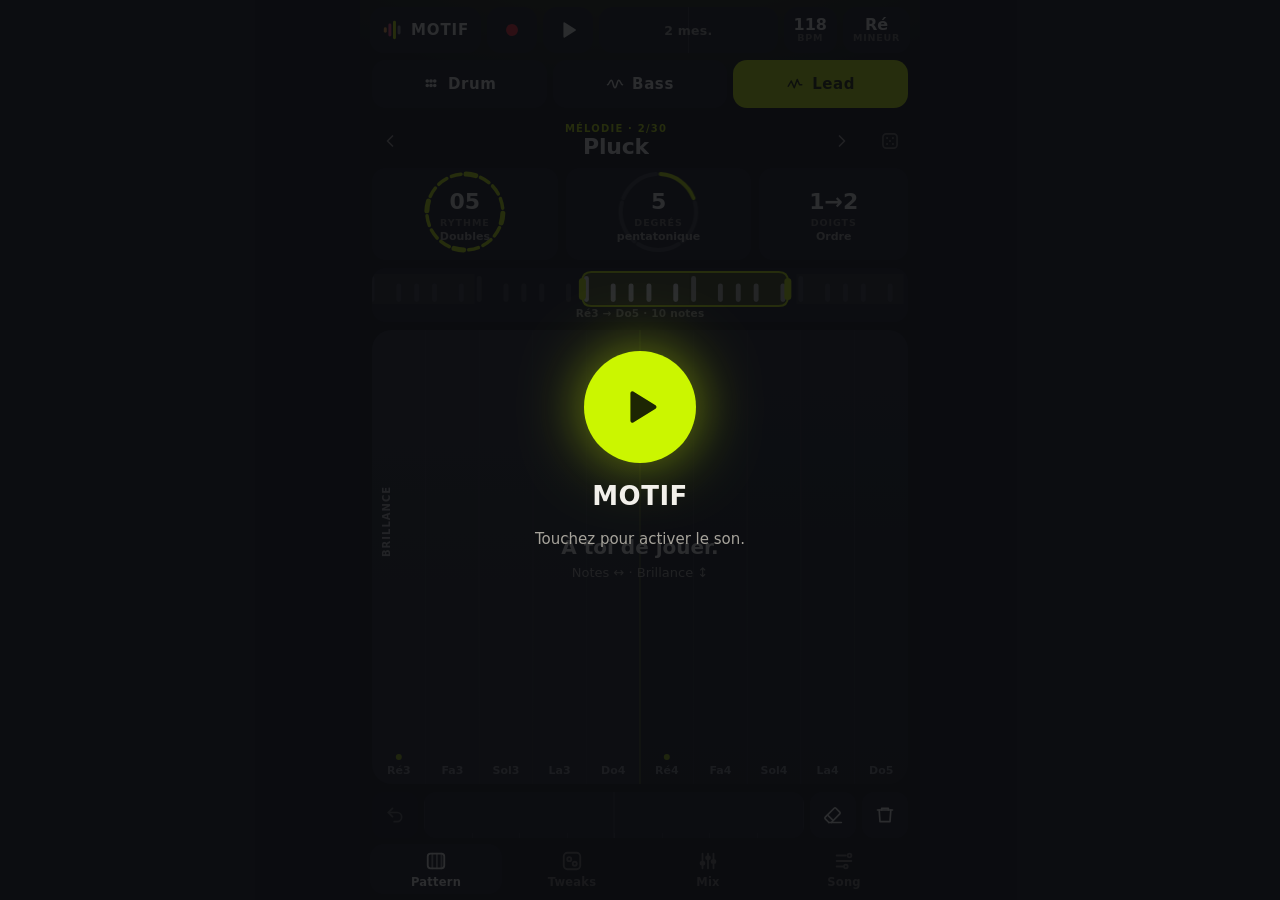
<file: index.html>
<!doctype html>
<html lang="fr" data-theme="dark">
<head>
<meta charset="utf-8">
<meta name="viewport" content="width=device-width, initial-scale=1, viewport-fit=cover, user-scalable=no">
<meta name="apple-mobile-web-app-capable" content="yes">
<meta name="mobile-web-app-capable" content="yes">
<meta name="apple-mobile-web-app-status-bar-style" content="black-translucent">
<meta name="apple-mobile-web-app-title" content="MOTIF">
<meta name="application-name" content="MOTIF">
<meta name="format-detection" content="telephone=no">
<meta name="robots" content="noindex, nofollow, noarchive">
<meta name="color-scheme" content="dark light">
<meta http-equiv="Content-Security-Policy" content="default-src 'self'; script-src 'self' 'sha256-+GtxQN/labUZdgoTxSbZEMVOHn+FY0afbAPL9lHjg1o='; style-src 'self' 'unsafe-inline'; img-src 'self' data: blob:; media-src 'self' blob:; connect-src 'self'; worker-src 'self' blob:; object-src 'none'; base-uri 'none'; form-action 'none'">
<meta name="theme-color" content="#0b0c10" id="themeColor">
<meta name="description" content="MOTIF — créer de la musique au doigt : batterie, basse, mélodie, boucles et exports.">
<title>MOTIF</title>
<link rel="manifest" href="manifest.webmanifest">
<link rel="icon" href="icons/icon.svg" type="image/svg+xml">
<link rel="apple-touch-icon" href="icons/icon-180.png">
<link rel="stylesheet" href="styles.css?v=f663f6bf5f">
<script>
  // Theme before first paint (no flash). Preference kept per device.
  (function () {
    try {
      var t = localStorage.getItem('motif3.theme') || 'dark';
      document.documentElement.dataset.theme = t;
      var st = JSON.parse(localStorage.getItem('motif3.settings') || '{}');
      if (st.glass === undefined ? false : st.glass) document.documentElement.setAttribute('data-glass', '');
      document.getElementById('themeColor').setAttribute('content', t === 'light' ? '#f3efe6' : '#0b0c10');
    } catch (e) {}
  })();
</script>
</head>
<body>
<div id="app" class="app" aria-live="off"></div>
<noscript>MOTIF a besoin de JavaScript.</noscript>
<script type="module" src="app.js?v=f663f6bf5f"></script>
</body>
</html>
</file>
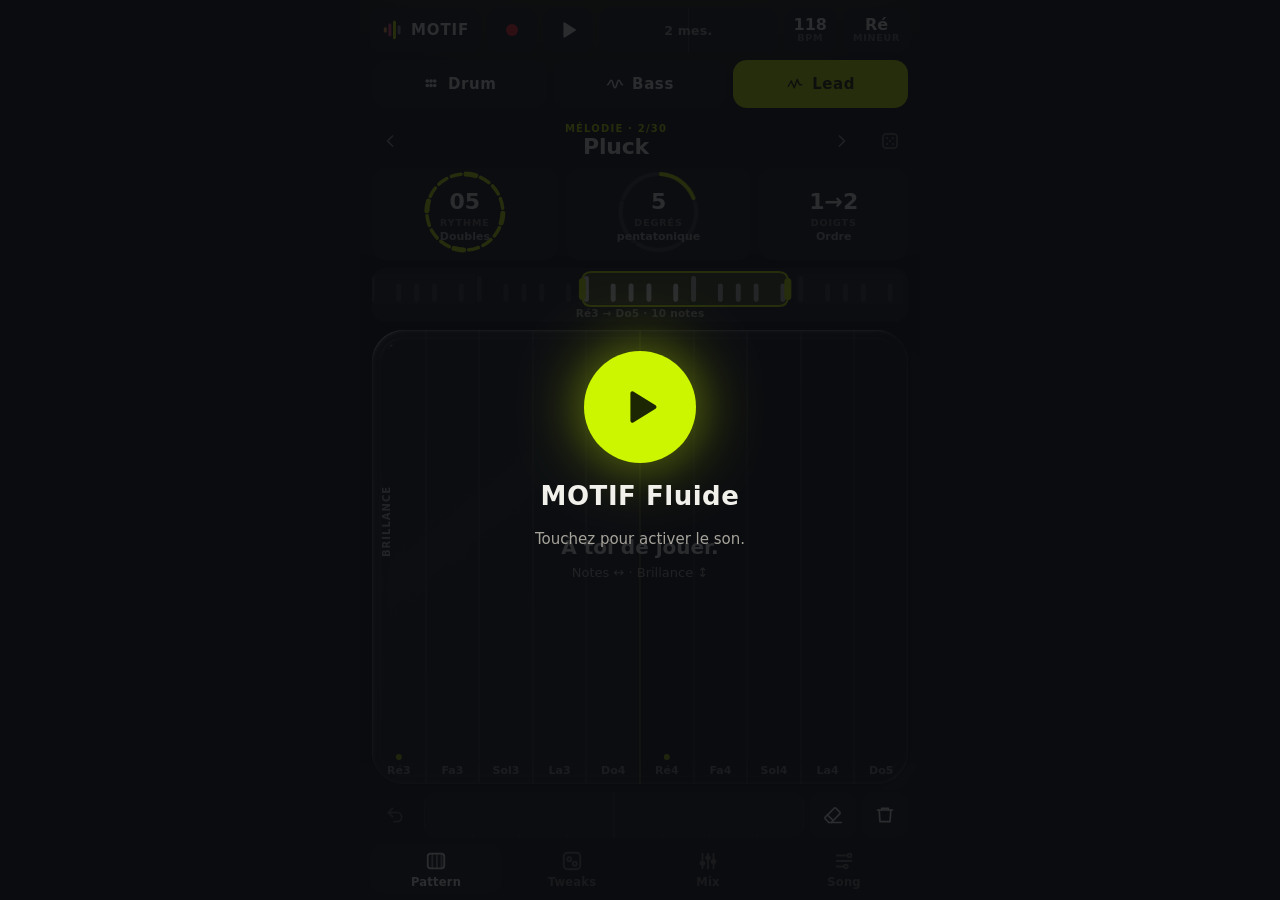
<file: fluide/index.html>
<!doctype html>
<html lang="fr" data-theme="dark">
<head>
<meta charset="utf-8">
<meta name="viewport" content="width=device-width, initial-scale=1, viewport-fit=cover, user-scalable=no">
<meta name="apple-mobile-web-app-capable" content="yes">
<meta name="mobile-web-app-capable" content="yes">
<meta name="apple-mobile-web-app-status-bar-style" content="black-translucent">
<meta name="apple-mobile-web-app-title" content="MOTIF Fluide">
<meta name="application-name" content="MOTIF Fluide">
<meta name="format-detection" content="telephone=no">
<meta name="robots" content="noindex, nofollow, noarchive">
<meta name="color-scheme" content="dark light">
<meta http-equiv="Content-Security-Policy" content="default-src 'self'; script-src 'self' 'sha256-XwDpGUvuyt+N/I58/p7dF71u4+R1X7tCI7MmX1EOx6w='; style-src 'self' 'unsafe-inline'; img-src 'self' data: blob:; media-src 'self' blob:; connect-src 'self'; worker-src 'self' blob:; object-src 'none'; base-uri 'none'; form-action 'none'">
<meta name="theme-color" content="#0b0c10" id="themeColor">
<meta name="description" content="MOTIF — créer de la musique au doigt : batterie, basse, mélodie, boucles et exports.">
<title>MOTIF Fluide</title>
<link rel="manifest" href="manifest.webmanifest">
<link rel="icon" href="icons/icon.svg" type="image/svg+xml">
<link rel="apple-touch-icon" href="icons/icon-180.png">
<link rel="stylesheet" href="styles.css?v=43b08cdbd7">
<script>
  // Theme before first paint (no flash). Preference kept per device.
  (function () {
    try {
      var t = localStorage.getItem('motif3-fluide.theme') || 'dark';
      if (t === 'halloween' && true) document.documentElement.setAttribute('data-halloween', '');
      document.documentElement.dataset.theme = t === 'light' ? 'light' : 'dark';
      var st = JSON.parse(localStorage.getItem('motif3-fluide.settings') || '{}');
      if (st.glass === undefined ? true : st.glass) document.documentElement.setAttribute('data-glass', '');
      document.getElementById('themeColor').setAttribute('content', t === 'light' ? '#f3efe6' : t === 'halloween' ? '#0a0612' : '#0b0c10');
    } catch (e) {}
  })();
</script>
</head>
<body>
<div id="app" class="app" aria-live="off"></div>
<noscript>MOTIF a besoin de JavaScript.</noscript>
<script type="module" src="app.js?v=43b08cdbd7"></script>
</body>
</html>
</file>
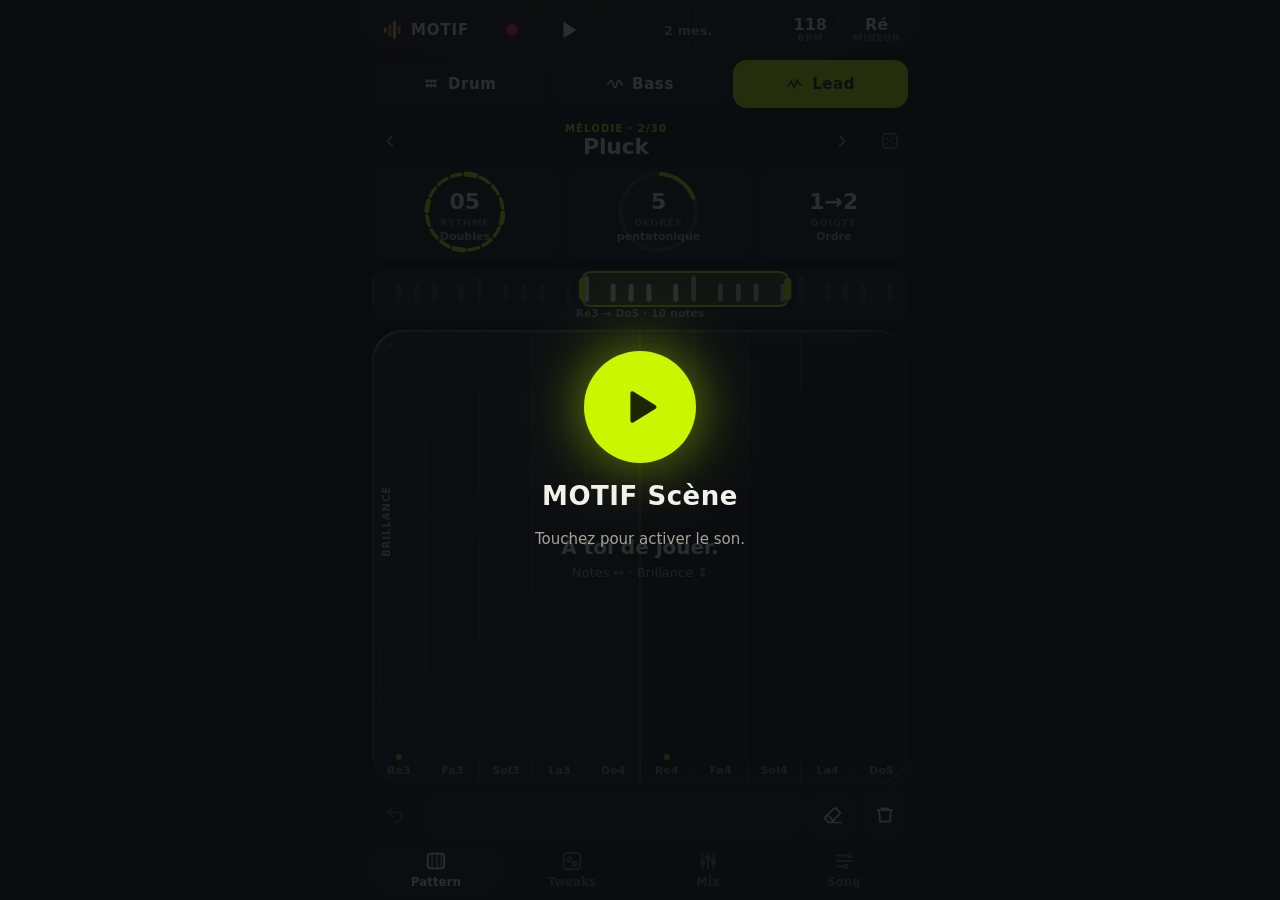
<file: scene/index.html>
<!doctype html>
<html lang="fr" data-theme="dark">
<head>
<meta charset="utf-8">
<meta name="viewport" content="width=device-width, initial-scale=1, viewport-fit=cover, user-scalable=no">
<meta name="apple-mobile-web-app-capable" content="yes">
<meta name="mobile-web-app-capable" content="yes">
<meta name="apple-mobile-web-app-status-bar-style" content="black-translucent">
<meta name="apple-mobile-web-app-title" content="MOTIF Scène">
<meta name="application-name" content="MOTIF Scène">
<meta name="format-detection" content="telephone=no">
<meta name="robots" content="noindex, nofollow, noarchive">
<meta name="color-scheme" content="dark light">
<meta http-equiv="Content-Security-Policy" content="default-src 'self'; script-src 'self' 'sha256-NfTEiMoyC4gzC83RDoRh4h7pnCFNpjcPWWFFAL9JE6k='; style-src 'self' 'unsafe-inline'; img-src 'self' data: blob:; media-src 'self' blob:; connect-src 'self'; worker-src 'self' blob:; object-src 'none'; base-uri 'none'; form-action 'none'">
<meta name="theme-color" content="#0b0c10" id="themeColor">
<meta name="description" content="MOTIF — créer de la musique au doigt : batterie, basse, mélodie, boucles et exports.">
<title>MOTIF Scène</title>
<link rel="manifest" href="manifest.webmanifest">
<link rel="icon" href="icons/icon.svg" type="image/svg+xml">
<link rel="apple-touch-icon" href="icons/icon-180.png">
<link rel="stylesheet" href="styles.css?v=0a5ac1920f">
<script>
  // Theme before first paint (no flash). Preference kept per device.
  (function () {
    try {
      var t = localStorage.getItem('motif3-scene.theme') || 'dark';
      if (t === 'halloween' && true) document.documentElement.setAttribute('data-halloween', '');
      document.documentElement.dataset.theme = t === 'light' ? 'light' : 'dark';
      var st = JSON.parse(localStorage.getItem('motif3-scene.settings') || '{}');
      if (st.glass === undefined ? true : st.glass) document.documentElement.setAttribute('data-glass', '');
      document.getElementById('themeColor').setAttribute('content', t === 'light' ? '#f3efe6' : t === 'halloween' ? '#0a0612' : '#0b0c10');
    } catch (e) {}
  })();
</script>
</head>
<body>
<div id="app" class="app" aria-live="off"></div>
<noscript>MOTIF a besoin de JavaScript.</noscript>
<script type="module" src="app.js?v=0a5ac1920f"></script>
</body>
</html>
</file>
<file: styles.css>
:root{--font: -apple-system, BlinkMacSystemFont, "SF Pro Text", "Inter", system-ui, sans-serif;--r-lg: 20px;--r-md: 14px;--r-sm: 10px;--gap: 8px;--safe-t: env(safe-area-inset-top, 0px);--safe-b: env(safe-area-inset-bottom, 0px);--safe-l: env(safe-area-inset-left, 0px);--safe-r: env(safe-area-inset-right, 0px);--app-h: 100dvh;--accent: var(--lead);--accent-ink: var(--lead-ink)}:root[data-theme=light]{color-scheme:light;--bg: #f3efe6;--bg-2: #ece6d9;--surface: #e6e0d2;--surface-2: #ddd6c6;--surface-3: #d2cab8;--ink: #1d1c1a;--ink-2: #5d5950;--ink-3: #8a8578;--line: rgba(29, 28, 26, .09);--line-2: rgba(29, 28, 26, .16);--drum: #2c9b94;--bass: #df5a4e;--lead: #ec9228;--drum-ink: #08302d;--bass-ink: #3a0c08;--lead-ink: #3b2104;--rec: #e0443a;--ok: #2f8f5b;--glow-a: rgba(255, 255, 255, .55);--glow-b: rgba(255, 255, 255, 0);--pad-hi: rgba(255, 255, 255, .22);--pad-lo: rgba(0, 0, 0, .06);--shadow: 0 8px 30px rgba(60, 45, 20, .16)}:root[data-theme=dark]{color-scheme:dark;--bg: #0b0c10;--bg-2: #0f1015;--surface: #16171d;--surface-2: #1d1f27;--surface-3: #272a34;--ink: #f2f0ea;--ink-2: #a6a39b;--ink-3: #6f6c66;--line: rgba(255, 255, 255, .07);--line-2: rgba(255, 255, 255, .13);--drum: #ffae63;--bass: #ff6886;--lead: #d4f25a;--drum-ink: #2a1503;--bass-ink: #2b0710;--lead-ink: #1d2603;--rec: #ff4d4d;--ok: #63d69a;--glow-a: rgba(255, 255, 255, .5);--glow-b: rgba(255, 255, 255, 0);--pad-hi: rgba(255, 255, 255, .06);--pad-lo: rgba(0, 0, 0, .25);--shadow: 0 10px 40px rgba(0, 0, 0, .55)}@supports (color: color(display-p3 1 1 1)){:root[data-theme=dark]{--drum: color(display-p3 1 .68 .36);--bass: color(display-p3 1 .38 .54);--lead: color(display-p3 .83 .96 .3);--rec: color(display-p3 1 .27 .25)}:root[data-theme=light]{--drum: color(display-p3 .16 .6 .57);--bass: color(display-p3 .87 .33 .28);--lead: color(display-p3 .93 .56 .12)}}*{box-sizing:border-box;-webkit-tap-highlight-color:transparent}html,body{margin:0;height:100%;overflow:hidden;background:var(--bg);color:var(--ink);font-family:var(--font);overscroll-behavior:none}body{position:fixed;inset:0;-webkit-text-size-adjust:100%}*,*:before,*:after{-webkit-user-select:none;user-select:none;-webkit-touch-callout:none}input,textarea,[contenteditable],[contenteditable] *{-webkit-user-select:text;user-select:text;-webkit-touch-callout:default}button{font:inherit;color:inherit;background:none;border:0;padding:0;margin:0;cursor:pointer;touch-action:manipulation}button:focus-visible,[tabindex]:focus-visible{outline:2px solid var(--accent, var(--lead));outline-offset:2px}svg{display:block}.app{position:fixed;inset:0;height:var(--app-h);display:flex;flex-direction:column;padding:var(--safe-t) var(--safe-r) 0 var(--safe-l);background:var(--bg);--accent: var(--lead);--accent-ink: var(--lead-ink);touch-action:none}.app[data-part=drum]{--accent: var(--drum);--accent-ink: var(--drum-ink)}.app[data-part=bass]{--accent: var(--bass);--accent-ink: var(--bass-ink)}.app[data-part=lead]{--accent: var(--lead);--accent-ink: var(--lead-ink)}:root[data-theme=dark] .app:before{content:"";position:absolute;inset:0 0 auto;height:260px;pointer-events:none;background:radial-gradient(120% 100% at 50% -30%,color-mix(in srgb,var(--accent) 22%,transparent),transparent 70%);opacity:.8;transition:background .4s}.app>*{position:relative}.top{display:flex;align-items:center;gap:6px;padding:6px 10px 4px;height:58px;flex:none}.logo{display:flex;align-items:center;justify-content:center;gap:7px;height:46px;padding:0 12px;border-radius:14px;min-width:46px;flex:none;background:var(--surface)}.logo svg{width:22px;height:22px}.logo b{font-size:15px;letter-spacing:.06em;font-weight:800;display:none}@media(min-width:430px){.logo b{display:inline}}.tbtn{width:50px;height:46px;border-radius:14px;display:grid;place-items:center;background:var(--surface);flex:none;transition:transform .08s,background .2s}.tbtn:active{transform:scale(.94)}.tbtn svg{width:22px;height:22px}.tbtn.play[aria-pressed=true]{background:var(--ink);color:var(--bg)}.tbtn.rec svg circle{fill:var(--rec);transition:r .2s}.tbtn.rec[aria-pressed=true]{background:var(--rec)}.tbtn.rec[aria-pressed=true] svg circle{fill:#fff}.tbtn.rec[aria-pressed=true].waiting{animation:recpulse 1.1s ease-in-out infinite}@keyframes recpulse{50%{box-shadow:0 0 0 6px color-mix(in srgb,var(--rec) 30%,transparent)}}.progress{flex:1;min-width:40px;height:46px;border-radius:14px;background:var(--surface);position:relative;overflow:hidden;display:flex;align-items:center;justify-content:center}.progress .fill{position:absolute;inset:0 auto 0 0;width:0;background:color-mix(in srgb,var(--ink) 9%,transparent)}.progress.rec .fill{background:color-mix(in srgb,var(--rec) 26%,transparent)}.progress .bars{position:absolute;inset:0;display:flex}.progress .bars i{flex:1;border-right:1px solid var(--line-2)}.progress .bars i:last-child{border-right:0}.progress .pos{position:relative;font-size:12.5px;font-weight:700;font-variant-numeric:tabular-nums;color:var(--ink-2);letter-spacing:.02em;white-space:nowrap}.chip{height:46px;min-width:52px;padding:0 10px;border-radius:14px;background:var(--surface);display:flex;flex-direction:column;align-items:center;justify-content:center;flex:none;line-height:1.05;touch-action:none}.chip b{font-size:16px;font-weight:750;font-variant-numeric:tabular-nums}.chip small{font-size:9.5px;letter-spacing:.08em;text-transform:uppercase;color:var(--ink-3);font-weight:700}.chip.tempo small{display:flex;align-items:center;gap:3px}.chip.tempo .mi{display:none}.chip.tempo .mi svg{width:10px;height:10px;stroke-width:2.6}.chip.tempo.metro{box-shadow:inset 0 0 0 2px var(--accent)}.chip.tempo.metro .mi{display:block;color:var(--ink)}.chip.tempo.beat{animation:beat .22s ease-out}.chip.tempo.beat.down{animation-name:beatdown}@keyframes beat{0%{background:color-mix(in srgb,var(--accent) 38%,var(--surface))}to{background:var(--surface)}}@keyframes beatdown{0%{background:var(--accent);color:var(--accent-ink)}to{background:var(--surface)}}.parts{display:flex;gap:6px;padding:2px 12px 6px;flex:none}.ptab{flex:1;height:48px;border-radius:14px;background:var(--surface);display:flex;align-items:center;justify-content:center;gap:8px;font-weight:750;font-size:15px;letter-spacing:.04em;position:relative;overflow:hidden;transition:background .25s,color .25s}.ptab .lvl{position:absolute;left:0;bottom:0;height:3px;width:100%;transform-origin:left;transform:scaleX(0);background:var(--pc);opacity:.9}.ptab svg{width:18px;height:18px}.ptab[data-p=drum]{--pc: var(--drum);--pci: var(--drum-ink)}.ptab[data-p=bass]{--pc: var(--bass);--pci: var(--bass-ink)}.ptab[data-p=lead]{--pc: var(--lead);--pci: var(--lead-ink)}.ptab[aria-selected=true]{background:var(--pc);color:var(--pci)}.ptab[aria-selected=true] .lvl{background:var(--pci);opacity:.35}.ptab .mute{position:absolute;top:6px;right:8px;width:7px;height:7px;border-radius:50%;background:var(--ink-3);display:none}.ptab.muted .mute{display:block}.ptab.muted{opacity:.55}.inst{display:flex;align-items:center;gap:4px;padding:0 8px;height:54px;flex:none}.inst .arrow{width:44px;height:44px;border-radius:12px;display:grid;place-items:center;color:var(--ink-2);flex:none}.inst .arrow svg{width:20px;height:20px}.inst .dice{color:var(--ink-3)}.inst .dice:active svg{transform:rotate(90deg);transition:transform .15s}.inst .name{flex:1;min-width:0;text-align:center;height:50px;border-radius:12px;display:flex;flex-direction:column;align-items:center;justify-content:center;touch-action:pan-y}.inst .name small{font-size:10px;letter-spacing:.12em;text-transform:uppercase;color:var(--accent);font-weight:800;white-space:nowrap}:root[data-theme=light] .inst .name small{color:color-mix(in srgb,var(--accent) 70%,var(--ink))}.inst .name b{font-size:22px;font-weight:780;letter-spacing:-.01em;white-space:nowrap;overflow:hidden;text-overflow:ellipsis;max-width:100%}.inst .name.flash b{animation:nameflash .35s ease-out}@keyframes nameflash{0%{opacity:.3;transform:translateY(4px)}}.view{flex:1;min-height:0;display:flex;flex-direction:column;padding:0 12px;gap:8px}.controls{display:flex;gap:8px;flex:none;height:92px}.dial{flex:1;min-width:0;border-radius:var(--r-md);background:var(--surface);position:relative;touch-action:none;display:flex;flex-direction:column;align-items:center;justify-content:center;overflow:hidden}.dial canvas{position:absolute;inset:0;width:100%;height:100%}.dial .v{position:relative;font-size:22px;font-weight:800;font-variant-numeric:tabular-nums;line-height:1;margin-top:6px}.dial .l{position:relative;font-size:9.5px;letter-spacing:.1em;text-transform:uppercase;color:var(--ink-3);font-weight:800;margin-top:4px}.dial .s{position:relative;font-size:11px;color:var(--ink-2);font-weight:600;margin-top:2px;max-width:92%;white-space:nowrap;overflow:hidden;text-overflow:ellipsis}.dial.active{background:var(--surface-2)}.dial.ties .l{color:var(--accent)}.dial.small{flex:.8}.range{flex:none;height:54px;border-radius:var(--r-md);background:var(--surface);position:relative;touch-action:none;overflow:hidden}.range canvas{position:absolute;inset:0;width:100%;height:100%}.range .lbl{position:absolute;left:0;right:0;bottom:3px;text-align:center;font-size:10.5px;font-weight:700;color:var(--ink-2);pointer-events:none;letter-spacing:.02em}.pad{flex:1;min-height:120px;border-radius:var(--r-lg);position:relative;touch-action:none;overflow:hidden;background:var(--surface)}.pad canvas{position:absolute;inset:0;width:100%;height:100%}.pad .hint{position:absolute;inset:0;display:flex;flex-direction:column;align-items:center;justify-content:center;pointer-events:none;text-align:center;padding:20px;transition:opacity .4s}.pad .hint b{font-size:20px;font-weight:780}.pad .hint span{font-size:13px;color:var(--ink-2);margin-top:6px}:root[data-theme=light] .pad .hint b,:root[data-theme=light] .pad .hint span{color:var(--accent-ink)}.pad .ax{position:absolute;font-size:10px;font-weight:800;letter-spacing:.1em;text-transform:uppercase;pointer-events:none;opacity:.7}.pad .ax.x{left:0;right:0;bottom:8px;text-align:center}.pad .ax.y{left:8px;top:50%;transform:translateY(-50%) rotate(-90deg);transform-origin:left center;margin-left:6px;white-space:nowrap}.timeline{flex:none;height:46px;display:flex;gap:6px;align-items:stretch}.tl{flex:1;min-width:0;border-radius:12px;background:var(--surface);position:relative;touch-action:none;overflow:hidden}.tl canvas{position:absolute;inset:0;width:100%;height:100%}.tbtn.small{width:46px;height:46px;border-radius:12px}.tbtn.small svg{width:20px;height:20px}.tbtn.on{background:var(--accent);color:var(--accent-ink)}.tbtn:disabled{opacity:.35}.selbar{position:absolute;inset:4px 4px auto auto;display:none}.groups{display:flex;gap:8px;flex:none;height:64px}.grp{flex:1;min-width:0;border-radius:var(--r-md);background:var(--surface);display:flex;flex-direction:column;align-items:center;justify-content:center;gap:2px;position:relative;padding:0 4px}.grp b{font-size:14px;font-weight:780;white-space:nowrap;overflow:hidden;text-overflow:ellipsis;max-width:100%}.grp small{font-size:10px;color:var(--ink-3);font-weight:700;white-space:nowrap;overflow:hidden;text-overflow:ellipsis;max-width:100%}.grp .num{position:absolute;top:5px;left:7px;font-size:10px;font-weight:800;color:var(--ink-3)}.grp .rec{position:absolute;top:7px;right:8px;width:7px;height:7px;border-radius:50%;background:var(--accent);display:none}.grp.auto .rec{display:block}.grp[aria-selected=true]{background:var(--accent);color:var(--accent-ink)}.grp[aria-selected=true] small,.grp[aria-selected=true] .num{color:var(--accent-ink);opacity:.7}.grp[aria-selected=true] .rec{background:var(--accent-ink)}.autobar{flex:none;height:46px;display:flex;gap:6px;align-items:center}.autobar .info{flex:1;font-size:12.5px;color:var(--ink-2);font-weight:600;padding:0 4px}.pill{height:40px;padding:0 14px;border-radius:12px;background:var(--surface);font-size:13px;font-weight:700;display:inline-flex;align-items:center;gap:6px;white-space:nowrap}.pill:active{transform:scale(.97)}.pill.on{background:var(--accent);color:var(--accent-ink)}.pill.danger{color:var(--rec)}.pill:disabled{opacity:.35}.mix{flex:1;min-height:0;display:flex;flex-direction:column;gap:8px}.faders{flex:1;min-height:0;display:flex;gap:6px}.fader{flex:1;min-width:0;border-radius:var(--r-md);background:var(--surface);position:relative;overflow:hidden;touch-action:none}.fader .fill{position:absolute;left:0;right:0;bottom:0;background:color-mix(in srgb,var(--fc) 70%,transparent)}:root[data-theme=dark] .fader .fill{background:linear-gradient(to top,color-mix(in srgb,var(--fc) 75%,transparent),color-mix(in srgb,var(--fc) 35%,transparent))}.fader .meter{position:absolute;left:0;right:0;bottom:0;height:0;background:color-mix(in srgb,var(--ink) 22%,transparent);mix-blend-mode:overlay}.fader .t{position:absolute;left:0;right:0;top:10px;text-align:center;font-size:12px;font-weight:800}.fader .db{position:absolute;left:0;right:0;top:28px;text-align:center;font-size:11px;font-weight:600;color:var(--ink-2);font-variant-numeric:tabular-nums}.fader .m{position:absolute;left:6px;right:6px;bottom:8px;height:34px;border-radius:10px;background:color-mix(in srgb,var(--bg) 70%,transparent);font-size:12px;font-weight:800;display:grid;place-items:center}.fader .m[aria-pressed=true]{background:var(--ink);color:var(--bg)}.fader.muted .fill{opacity:.25}.mixknobs{flex:none;display:flex;gap:8px;height:92px}.scroll{flex:1;min-height:0;overflow-y:auto;-webkit-overflow-scrolling:touch;touch-action:pan-y;overscroll-behavior:contain;padding-bottom:12px}.sect{margin:4px 0 14px}.sect h3{margin:6px 4px 8px;font-size:11px;letter-spacing:.12em;text-transform:uppercase;color:var(--ink-3);font-weight:800}.row{display:flex;gap:8px;align-items:stretch;flex-wrap:wrap}.seg{display:flex;background:var(--surface);border-radius:12px;padding:3px;gap:3px}.seg button{flex:1;height:40px;min-width:44px;border-radius:9px;font-weight:750;font-size:14px;padding:0 10px}.seg button[aria-pressed=true]{background:var(--accent);color:var(--accent-ink)}.cards{display:flex;gap:8px;flex-wrap:wrap}.pat{width:62px;height:62px;border-radius:14px;background:var(--surface);display:flex;flex-direction:column;align-items:center;justify-content:center;font-weight:800;font-size:20px;position:relative}.pat small{font-size:9.5px;color:var(--ink-3);font-weight:700}.pat[aria-pressed=true]{background:var(--accent);color:var(--accent-ink)}.pat[aria-pressed=true] small{color:var(--accent-ink);opacity:.7}.pat.add{color:var(--ink-3);font-size:26px}.secs{display:flex;flex-direction:column;gap:6px}.sec{display:flex;align-items:center;gap:6px;background:var(--surface);border-radius:12px;padding:6px}.sec.playing{box-shadow:inset 0 0 0 2px var(--accent)}.sec .p{width:40px;height:40px;border-radius:10px;background:var(--surface-3);font-weight:800;font-size:17px;display:grid;place-items:center}.sec .reps{font-size:13px;font-weight:700;color:var(--ink-2);min-width:34px;text-align:center}.sec .mutes{display:flex;gap:3px;flex:1;flex-wrap:wrap}.sec .mutes button{height:30px;padding:0 7px;border-radius:8px;font-size:11px;font-weight:800;background:var(--surface-3)}.sec .mutes button[aria-pressed=true]{opacity:.35;text-decoration:line-through}.sec .x{width:34px;height:34px;border-radius:9px;color:var(--ink-3);display:grid;place-items:center}.big{width:100%;height:52px;border-radius:14px;background:var(--surface);font-weight:780;font-size:15px;display:flex;align-items:center;justify-content:center;gap:8px}.big.accent{background:var(--accent);color:var(--accent-ink)}.big svg{width:20px;height:20px}.grid2{display:grid;grid-template-columns:1fr 1fr;gap:8px}.note{font-size:12.5px;color:var(--ink-2);line-height:1.45;margin:6px 4px}.nav{flex:none;display:flex;padding:6px 10px calc(var(--safe-b) + 6px);gap:4px}.nav button{flex:1;height:50px;border-radius:14px;display:flex;flex-direction:column;align-items:center;justify-content:center;gap:3px;font-size:11.5px;font-weight:750;color:var(--ink-3);letter-spacing:.02em}.nav button svg{width:22px;height:22px}.nav button[aria-selected=true]{color:var(--ink);background:var(--surface)}.sheet-back{position:fixed;inset:0;background:#00000061;z-index:50;opacity:0;transition:opacity .22s;touch-action:none}.sheet-back.open{opacity:1}.sheet{position:fixed;left:0;right:0;bottom:0;z-index:51;max-height:calc(var(--app-h) - var(--safe-t) - 24px);display:flex;flex-direction:column;background:var(--bg-2);border-radius:22px 22px 0 0;box-shadow:var(--shadow);transform:translateY(102%);transition:transform .28s cubic-bezier(.2,.8,.2,1);padding-bottom:var(--safe-b)}.sheet.open{transform:none}.sheet .grab{width:40px;height:5px;border-radius:3px;background:var(--line-2);margin:8px auto 2px;flex:none}.sheet header{display:flex;align-items:center;gap:8px;padding:6px 14px 10px;flex:none}.sheet header h2{margin:0;font-size:19px;font-weight:800;flex:1}.sheet .body{flex:1;min-height:0;overflow-y:auto;-webkit-overflow-scrolling:touch;padding:0 14px 16px;touch-action:pan-y;overscroll-behavior:contain}.close{width:40px;height:40px;border-radius:12px;background:var(--surface);display:grid;place-items:center}.list{display:flex;flex-direction:column;gap:6px}.item{display:flex;align-items:center;gap:10px;min-height:56px;padding:8px 10px;border-radius:14px;background:var(--surface);text-align:left;width:100%}.item .tx{flex:1;min-width:0}.item .tx b{display:block;font-size:15.5px;font-weight:740;white-space:nowrap;overflow:hidden;text-overflow:ellipsis}.item .tx small{display:block;font-size:12px;color:var(--ink-2);margin-top:2px;white-space:nowrap;overflow:hidden;text-overflow:ellipsis}.item[aria-current=true]{box-shadow:inset 0 0 0 2px var(--accent)}.item .ic{width:40px;height:40px;border-radius:11px;background:var(--surface-3);display:grid;place-items:center;flex:none}.item .ic svg{width:20px;height:20px}.item .tag{font-size:10px;font-weight:800;letter-spacing:.06em;text-transform:uppercase;padding:4px 7px;border-radius:7px;background:var(--surface-3);color:var(--ink-2);flex:none}.filters{display:flex;gap:6px;overflow-x:auto;padding:2px 0 10px;touch-action:pan-x;scrollbar-width:none}.filters::-webkit-scrollbar{display:none}.filters button{height:34px;padding:0 12px;border-radius:10px;background:var(--surface);font-size:13px;font-weight:700;white-space:nowrap;flex:none}.filters button[aria-pressed=true]{background:var(--ink);color:var(--bg)}.field{width:100%;height:46px;border-radius:12px;border:0;background:var(--surface);color:var(--ink);font:inherit;font-size:16px;padding:0 12px}.item.switch{cursor:pointer}.item.switch .knob{position:relative;width:48px;height:29px;border-radius:15px;background:var(--surface-3);flex:none;transition:background .2s}.item.switch .knob:after{content:"";position:absolute;top:3px;left:3px;width:23px;height:23px;border-radius:50%;background:var(--bg);box-shadow:0 1px 3px #00000040;transition:transform .2s cubic-bezier(.2,.8,.2,1)}.item.switch[aria-checked=true] .knob{background:var(--accent)}.item.switch[aria-checked=true] .knob:after{transform:translate(19px);background:var(--accent-ink)}.prog{height:6px;border-radius:3px;background:var(--surface-3);overflow:hidden}.prog i{display:block;height:100%;width:0;background:var(--accent);transition:width .2s}.wave{width:100%;height:56px;border-radius:12px;background:var(--surface);display:block}.toast{position:fixed;left:50%;top:calc(var(--safe-t) + 62px);transform:translate(-50%,-10px) scale(.98);display:flex;align-items:center;gap:12px;background:var(--ink);color:var(--bg);padding:0 16px;min-height:46px;border-radius:16px;font-size:14px;font-weight:650;line-height:1.25;z-index:80;opacity:0;transition:opacity .18s,transform .22s cubic-bezier(.2,.8,.2,1);pointer-events:none;width:max-content;max-width:calc(100% - 24px);box-shadow:var(--shadow)}.toast span{padding:11px 0;min-width:0}.toast.act{padding-right:6px}.toast.show{opacity:1;transform:translate(-50%)}.toast.show.act{pointer-events:auto}.toast button{flex:none;height:34px;padding:0 12px;border-radius:10px;font-weight:800;background:color-mix(in srgb,var(--bg) 22%,transparent);color:var(--bg)}.wake{position:fixed;inset:0;z-index:90;display:flex;flex-direction:column;align-items:center;justify-content:center;gap:18px;background:color-mix(in srgb,var(--bg) 86%,transparent);text-align:center;padding:30px}.wake .orb{width:112px;height:112px;border-radius:50%;display:grid;place-items:center;background:var(--accent);color:var(--accent-ink);box-shadow:0 0 color-mix(in srgb,var(--accent) 50%,transparent);animation:orb 2.2s ease-in-out infinite}:root[data-theme=dark] .wake .orb{box-shadow:0 0 60px color-mix(in srgb,var(--accent) 55%,transparent)}.wake .orb svg{width:46px;height:46px}.wake h1{margin:0;font-size:26px;font-weight:800;letter-spacing:.02em}.wake p{margin:0;color:var(--ink-2);font-size:15px;max-width:280px;line-height:1.4}@keyframes orb{50%{transform:scale(1.05)}}.hidden{display:none!important}.sr{position:absolute;width:1px;height:1px;overflow:hidden;clip:rect(0 0 0 0);white-space:nowrap}@media(display-mode:standalone){:root{--app-h: 100vh}html,body{height:100vh}body,.app{bottom:auto;height:100vh}}@media(min-width:700px){.app{max-width:560px;margin:0 auto;left:0;right:0}body{background:var(--bg-2)}}@media(max-height:760px){.top{height:52px;padding-top:4px}.tbtn,.chip,.progress,.logo{height:42px}.parts{padding-bottom:4px}.ptab{height:42px}.inst{height:46px}.inst .name{height:44px}.inst .name b{font-size:20px}.controls{height:76px}.dial .v{font-size:20px;margin-top:4px}.dial .l{margin-top:2px}.range{height:46px}.timeline,.autobar{height:42px}.tbtn.small{height:42px;width:44px}.view{gap:6px}.groups{height:56px}.nav button{height:46px}}@media(max-height:640px){.controls{height:68px}.dial .s{display:none}.inst{height:40px}.inst .name small{display:none}.range{height:40px}}@media(prefers-reduced-motion:reduce){*{animation:none!important;transition:none!important}}[hidden]{display:none!important}canvas.fluid{position:absolute;z-index:-2;pointer-events:none}.gpu-host{background:transparent!important;overflow:visible!important;box-shadow:none!important}.gpu-host[data-glass=optique]{border-radius:32px!important}.gpu-host[data-glass=depoli]{border-radius:30px!important}.gpu-host[data-glass=cristal]{border-radius:26px!important}.gpu-host[data-glass=prisme]{border-radius:40px!important}.faders.gpu-host{position:relative}.faders.gpu-host .fader{background:transparent;overflow:visible}.faders.gpu-host .fader .fill,.faders.gpu-host .fader .meter{display:none}.seg.wrap button{padding:0 6px;font-size:13px}.app>.spill-over{position:absolute!important;inset:0;pointer-events:none;z-index:2}.spill-over>div{position:absolute;opacity:0;box-sizing:border-box;padding:1.5px;background:linear-gradient(var(--ang, 180deg),rgb(var(--hl) / .8),rgb(var(--hl) / 0) 30%,rgb(var(--sh) / 0) 66%,rgb(var(--sh) / .3));-webkit-mask:linear-gradient(#000 0 0) content-box,linear-gradient(#000 0 0);-webkit-mask-composite:xor;mask:linear-gradient(#000 0 0) content-box exclude,linear-gradient(#000 0 0)}:root[data-spill] .lit{--sh: 0 0 0;--hl: 255 255 255;--tk: 1}:root[data-theme=light][data-spill] .lit{--sh: 70 48 12;--tk: .5}:root[data-spill] .lit:not(.solid){text-shadow:calc(var(--ux) * -.5px) calc(var(--uy) * -.5px) 0 rgb(var(--hl) / calc(var(--e) * .2)),calc(var(--ux) * var(--l) * 1px) calc(var(--uy) * var(--l) * 1px) calc(var(--l) * .5px) rgb(var(--sh) / min(.7,calc(var(--e) * var(--tk) * .9)))}:root[data-spill] .lit:not(.solid) svg{filter:drop-shadow(calc(var(--ux) * var(--l) * 1px) calc(var(--uy) * var(--l) * 1px) calc(var(--l) * .5px) rgb(var(--sh) / min(.7,calc(var(--e) * var(--tk) * .9))))}
</file>
<file: fluide/styles.css>
:root{--font: -apple-system, BlinkMacSystemFont, "SF Pro Text", "Inter", system-ui, sans-serif;--r-lg: 20px;--r-md: 14px;--r-sm: 10px;--gap: 8px;--safe-t: env(safe-area-inset-top, 0px);--safe-b: env(safe-area-inset-bottom, 0px);--safe-l: env(safe-area-inset-left, 0px);--safe-r: env(safe-area-inset-right, 0px);--app-h: 100dvh;--accent: var(--lead);--accent-ink: var(--lead-ink)}:root[data-theme=light]{color-scheme:light;--bg: #f3efe6;--bg-2: #ece6d9;--surface: #e6e0d2;--surface-2: #ddd6c6;--surface-3: #d2cab8;--ink: #1d1c1a;--ink-2: #5d5950;--ink-3: #8a8578;--line: rgba(29, 28, 26, .09);--line-2: rgba(29, 28, 26, .16);--drum: #2c9b94;--bass: #df5a4e;--lead: #ec9228;--drum-ink: #08302d;--bass-ink: #3a0c08;--lead-ink: #3b2104;--rec: #e0443a;--ok: #2f8f5b;--glow-a: rgba(255, 255, 255, .55);--glow-b: rgba(255, 255, 255, 0);--pad-hi: rgba(255, 255, 255, .22);--pad-lo: rgba(0, 0, 0, .06);--shadow: 0 8px 30px rgba(60, 45, 20, .16)}:root[data-theme=dark]{color-scheme:dark;--bg: #0b0c10;--bg-2: #0f1015;--surface: #16171d;--surface-2: #1d1f27;--surface-3: #272a34;--ink: #f2f0ea;--ink-2: #a6a39b;--ink-3: #6f6c66;--line: rgba(255, 255, 255, .07);--line-2: rgba(255, 255, 255, .13);--drum: #ffae63;--bass: #ff6886;--lead: #d4f25a;--drum-ink: #2a1503;--bass-ink: #2b0710;--lead-ink: #1d2603;--rec: #ff4d4d;--ok: #63d69a;--glow-a: rgba(255, 255, 255, .5);--glow-b: rgba(255, 255, 255, 0);--pad-hi: rgba(255, 255, 255, .06);--pad-lo: rgba(0, 0, 0, .25);--shadow: 0 10px 40px rgba(0, 0, 0, .55)}@supports (color: color(display-p3 1 1 1)){:root[data-theme=dark]{--drum: color(display-p3 1 .68 .36);--bass: color(display-p3 1 .38 .54);--lead: color(display-p3 .83 .96 .3);--rec: color(display-p3 1 .27 .25)}:root[data-theme=light]{--drum: color(display-p3 .16 .6 .57);--bass: color(display-p3 .87 .33 .28);--lead: color(display-p3 .93 .56 .12)}}*{box-sizing:border-box;-webkit-tap-highlight-color:transparent}html,body{margin:0;height:100%;overflow:hidden;background:var(--bg);color:var(--ink);font-family:var(--font);overscroll-behavior:none}body{position:fixed;inset:0;-webkit-text-size-adjust:100%}*,*:before,*:after{-webkit-user-select:none;user-select:none;-webkit-touch-callout:none}input,textarea,[contenteditable],[contenteditable] *{-webkit-user-select:text;user-select:text;-webkit-touch-callout:default}button{font:inherit;color:inherit;background:none;border:0;padding:0;margin:0;cursor:pointer;touch-action:manipulation}button:focus-visible,[tabindex]:focus-visible{outline:2px solid var(--accent, var(--lead));outline-offset:2px}svg{display:block}.app{position:fixed;inset:0;height:var(--app-h);display:flex;flex-direction:column;padding:var(--safe-t) var(--safe-r) 0 var(--safe-l);background:var(--bg);--accent: var(--lead);--accent-ink: var(--lead-ink);touch-action:none}.app[data-part=drum]{--accent: var(--drum);--accent-ink: var(--drum-ink)}.app[data-part=bass]{--accent: var(--bass);--accent-ink: var(--bass-ink)}.app[data-part=lead]{--accent: var(--lead);--accent-ink: var(--lead-ink)}:root[data-theme=dark] .app:before{content:"";position:absolute;inset:0 0 auto;height:260px;pointer-events:none;background:radial-gradient(120% 100% at 50% -30%,color-mix(in srgb,var(--accent) 22%,transparent),transparent 70%);opacity:.8;transition:background .4s}.app>*{position:relative}.top{display:flex;align-items:center;gap:6px;padding:6px 10px 4px;height:58px;flex:none}.logo{display:flex;align-items:center;justify-content:center;gap:7px;height:46px;padding:0 12px;border-radius:14px;min-width:46px;flex:none;background:var(--surface)}.logo svg{width:22px;height:22px}.logo b{font-size:15px;letter-spacing:.06em;font-weight:800;display:none}@media(min-width:430px){.logo b{display:inline}}.tbtn{width:50px;height:46px;border-radius:14px;display:grid;place-items:center;background:var(--surface);flex:none;transition:transform .08s,background .2s}.tbtn:active{transform:scale(.94)}.tbtn svg{width:22px;height:22px}.tbtn.play[aria-pressed=true]{background:var(--ink);color:var(--bg)}.tbtn.rec svg circle{fill:var(--rec);transition:r .2s}.tbtn.rec[aria-pressed=true]{background:var(--rec)}.tbtn.rec[aria-pressed=true] svg circle{fill:#fff}.tbtn.rec[aria-pressed=true].waiting{animation:recpulse 1.1s ease-in-out infinite}@keyframes recpulse{50%{box-shadow:0 0 0 6px color-mix(in srgb,var(--rec) 30%,transparent)}}.progress{flex:1;min-width:40px;height:46px;border-radius:14px;background:var(--surface);position:relative;overflow:hidden;display:flex;align-items:center;justify-content:center}.progress .fill{position:absolute;inset:0 auto 0 0;width:0;background:color-mix(in srgb,var(--ink) 9%,transparent)}.progress.rec .fill{background:color-mix(in srgb,var(--rec) 26%,transparent)}.progress .bars{position:absolute;inset:0;display:flex}.progress .bars i{flex:1;border-right:1px solid var(--line-2)}.progress .bars i:last-child{border-right:0}.progress .pos{position:relative;font-size:12.5px;font-weight:700;font-variant-numeric:tabular-nums;color:var(--ink-2);letter-spacing:.02em;white-space:nowrap}.chip{height:46px;min-width:52px;padding:0 10px;border-radius:14px;background:var(--surface);display:flex;flex-direction:column;align-items:center;justify-content:center;flex:none;line-height:1.05;touch-action:none}.chip b{font-size:16px;font-weight:750;font-variant-numeric:tabular-nums}.chip small{font-size:9.5px;letter-spacing:.08em;text-transform:uppercase;color:var(--ink-3);font-weight:700}.chip.tempo small{display:flex;align-items:center;gap:3px}.chip.tempo .mi{display:none}.chip.tempo .mi svg{width:10px;height:10px;stroke-width:2.6}.chip.tempo.metro{box-shadow:inset 0 0 0 2px var(--accent)}.chip.tempo.metro .mi{display:block;color:var(--ink)}.chip.tempo.beat{animation:beat .22s ease-out}.chip.tempo.beat.down{animation-name:beatdown}@keyframes beat{0%{background:color-mix(in srgb,var(--accent) 38%,var(--surface))}to{background:var(--surface)}}@keyframes beatdown{0%{background:var(--accent);color:var(--accent-ink)}to{background:var(--surface)}}.parts{display:flex;gap:6px;padding:2px 12px 6px;flex:none}.ptab{flex:1;height:48px;border-radius:14px;background:var(--surface);display:flex;align-items:center;justify-content:center;gap:8px;font-weight:750;font-size:15px;letter-spacing:.04em;position:relative;overflow:hidden;transition:background .25s,color .25s}.ptab .lvl{position:absolute;left:0;bottom:0;height:3px;width:100%;transform-origin:left;transform:scaleX(0);background:var(--pc);opacity:.9}.ptab svg{width:18px;height:18px}.ptab[data-p=drum]{--pc: var(--drum);--pci: var(--drum-ink)}.ptab[data-p=bass]{--pc: var(--bass);--pci: var(--bass-ink)}.ptab[data-p=lead]{--pc: var(--lead);--pci: var(--lead-ink)}.ptab[aria-selected=true]{background:var(--pc);color:var(--pci)}.ptab[aria-selected=true] .lvl{background:var(--pci);opacity:.35}.ptab .mute{position:absolute;top:6px;right:8px;width:7px;height:7px;border-radius:50%;background:var(--ink-3);display:none}.ptab.muted .mute{display:block}.ptab.muted{opacity:.55}.inst{display:flex;align-items:center;gap:4px;padding:0 8px;height:54px;flex:none}.inst .arrow{width:44px;height:44px;border-radius:12px;display:grid;place-items:center;color:var(--ink-2);flex:none}.inst .arrow svg{width:20px;height:20px}.inst .dice{color:var(--ink-3)}.inst .dice:active svg{transform:rotate(90deg);transition:transform .15s}.inst .name{flex:1;min-width:0;text-align:center;height:50px;border-radius:12px;display:flex;flex-direction:column;align-items:center;justify-content:center;touch-action:pan-y}.inst .name small{font-size:10px;letter-spacing:.12em;text-transform:uppercase;color:var(--accent);font-weight:800;white-space:nowrap}:root[data-theme=light] .inst .name small{color:color-mix(in srgb,var(--accent) 70%,var(--ink))}.inst .name b{font-size:22px;font-weight:780;letter-spacing:-.01em;white-space:nowrap;overflow:hidden;text-overflow:ellipsis;max-width:100%}.inst .name.flash b{animation:nameflash .35s ease-out}@keyframes nameflash{0%{opacity:.3;transform:translateY(4px)}}.view{flex:1;min-height:0;display:flex;flex-direction:column;padding:0 12px;gap:8px}.controls{display:flex;gap:8px;flex:none;height:92px}.dial{flex:1;min-width:0;border-radius:var(--r-md);background:var(--surface);position:relative;touch-action:none;display:flex;flex-direction:column;align-items:center;justify-content:center;overflow:hidden}.dial canvas{position:absolute;inset:0;width:100%;height:100%}.dial .v{position:relative;font-size:22px;font-weight:800;font-variant-numeric:tabular-nums;line-height:1;margin-top:6px}.dial .l{position:relative;font-size:9.5px;letter-spacing:.1em;text-transform:uppercase;color:var(--ink-3);font-weight:800;margin-top:4px}.dial .s{position:relative;font-size:11px;color:var(--ink-2);font-weight:600;margin-top:2px;max-width:92%;white-space:nowrap;overflow:hidden;text-overflow:ellipsis}.dial.active{background:var(--surface-2)}.dial.ties .l{color:var(--accent)}.dial.small{flex:.8}.range{flex:none;height:54px;border-radius:var(--r-md);background:var(--surface);position:relative;touch-action:none;overflow:hidden}.range canvas{position:absolute;inset:0;width:100%;height:100%}.range .lbl{position:absolute;left:0;right:0;bottom:3px;text-align:center;font-size:10.5px;font-weight:700;color:var(--ink-2);pointer-events:none;letter-spacing:.02em}.pad{flex:1;min-height:120px;border-radius:var(--r-lg);position:relative;touch-action:none;overflow:hidden;background:var(--surface)}.pad canvas{position:absolute;inset:0;width:100%;height:100%}.pad .hint{position:absolute;inset:0;display:flex;flex-direction:column;align-items:center;justify-content:center;pointer-events:none;text-align:center;padding:20px;transition:opacity .4s}.pad .hint b{font-size:20px;font-weight:780}.pad .hint span{font-size:13px;color:var(--ink-2);margin-top:6px}:root[data-theme=light] .pad .hint b,:root[data-theme=light] .pad .hint span{color:var(--accent-ink)}.pad .ax{position:absolute;font-size:10px;font-weight:800;letter-spacing:.1em;text-transform:uppercase;pointer-events:none;opacity:.7}.pad .ax.x{left:0;right:0;bottom:8px;text-align:center}.pad .ax.y{left:8px;top:50%;transform:translateY(-50%) rotate(-90deg);transform-origin:left center;margin-left:6px;white-space:nowrap}.timeline{flex:none;height:46px;display:flex;gap:6px;align-items:stretch}.tl{flex:1;min-width:0;border-radius:12px;background:var(--surface);position:relative;touch-action:none;overflow:hidden}.tl canvas{position:absolute;inset:0;width:100%;height:100%}.tbtn.small{width:46px;height:46px;border-radius:12px}.tbtn.small svg{width:20px;height:20px}.tbtn.on{background:var(--accent);color:var(--accent-ink)}.tbtn:disabled{opacity:.35}.selbar{position:absolute;inset:4px 4px auto auto;display:none}.groups{display:flex;gap:8px;flex:none;height:64px}.grp{flex:1;min-width:0;border-radius:var(--r-md);background:var(--surface);display:flex;flex-direction:column;align-items:center;justify-content:center;gap:2px;position:relative;padding:0 4px}.grp b{font-size:14px;font-weight:780;white-space:nowrap;overflow:hidden;text-overflow:ellipsis;max-width:100%}.grp small{font-size:10px;color:var(--ink-3);font-weight:700;white-space:nowrap;overflow:hidden;text-overflow:ellipsis;max-width:100%}.grp .num{position:absolute;top:5px;left:7px;font-size:10px;font-weight:800;color:var(--ink-3)}.grp .rec{position:absolute;top:7px;right:8px;width:7px;height:7px;border-radius:50%;background:var(--accent);display:none}.grp.auto .rec{display:block}.grp[aria-selected=true]{background:var(--accent);color:var(--accent-ink)}.grp[aria-selected=true] small,.grp[aria-selected=true] .num{color:var(--accent-ink);opacity:.7}.grp[aria-selected=true] .rec{background:var(--accent-ink)}.autobar{flex:none;height:46px;display:flex;gap:6px;align-items:center}.autobar .info{flex:1;font-size:12.5px;color:var(--ink-2);font-weight:600;padding:0 4px}.pill{height:40px;padding:0 14px;border-radius:12px;background:var(--surface);font-size:13px;font-weight:700;display:inline-flex;align-items:center;gap:6px;white-space:nowrap}.pill:active{transform:scale(.97)}.pill.on{background:var(--accent);color:var(--accent-ink)}.pill.danger{color:var(--rec)}.pill:disabled{opacity:.35}.mix{flex:1;min-height:0;display:flex;flex-direction:column;gap:8px}.faders{flex:1;min-height:0;display:flex;gap:6px}.fader{flex:1;min-width:0;border-radius:var(--r-md);background:var(--surface);position:relative;overflow:hidden;touch-action:none}.fader .fill{position:absolute;left:0;right:0;bottom:0;background:color-mix(in srgb,var(--fc) 70%,transparent)}:root[data-theme=dark] .fader .fill{background:linear-gradient(to top,color-mix(in srgb,var(--fc) 75%,transparent),color-mix(in srgb,var(--fc) 35%,transparent))}.fader .meter{position:absolute;left:0;right:0;bottom:0;height:0;background:color-mix(in srgb,var(--ink) 22%,transparent);mix-blend-mode:overlay}.fader .t{position:absolute;left:0;right:0;top:10px;text-align:center;font-size:12px;font-weight:800}.fader .db{position:absolute;left:0;right:0;top:28px;text-align:center;font-size:11px;font-weight:600;color:var(--ink-2);font-variant-numeric:tabular-nums}.fader .m{position:absolute;left:6px;right:6px;bottom:8px;height:34px;border-radius:10px;background:color-mix(in srgb,var(--bg) 70%,transparent);font-size:12px;font-weight:800;display:grid;place-items:center}.fader .m[aria-pressed=true]{background:var(--ink);color:var(--bg)}.fader.muted .fill{opacity:.25}.mixknobs{flex:none;display:flex;gap:8px;height:92px}.scroll{flex:1;min-height:0;overflow-y:auto;-webkit-overflow-scrolling:touch;touch-action:pan-y;overscroll-behavior:contain;padding-bottom:12px}.sect{margin:4px 0 14px}.sect h3{margin:6px 4px 8px;font-size:11px;letter-spacing:.12em;text-transform:uppercase;color:var(--ink-3);font-weight:800}.row{display:flex;gap:8px;align-items:stretch;flex-wrap:wrap}.seg{display:flex;background:var(--surface);border-radius:12px;padding:3px;gap:3px}.seg button{flex:1;height:40px;min-width:44px;border-radius:9px;font-weight:750;font-size:14px;padding:0 10px}.seg button[aria-pressed=true]{background:var(--accent);color:var(--accent-ink)}.cards{display:flex;gap:8px;flex-wrap:wrap}.hwcast{flex-wrap:nowrap}.hwcast .pat{flex:1;min-width:0;width:auto;height:56px;gap:3px}.hwcast .pat b{font-size:13.5px;font-weight:800;max-width:100%;overflow:hidden;text-overflow:ellipsis;white-space:nowrap}.pat{width:62px;height:62px;border-radius:14px;background:var(--surface);display:flex;flex-direction:column;align-items:center;justify-content:center;font-weight:800;font-size:20px;position:relative}.pat small{font-size:9.5px;color:var(--ink-3);font-weight:700}.pat[aria-pressed=true]{background:var(--accent);color:var(--accent-ink)}.pat[aria-pressed=true] small{color:var(--accent-ink);opacity:.7}.pat.add{color:var(--ink-3);font-size:26px}.secs{display:flex;flex-direction:column;gap:6px}.sec{display:flex;align-items:center;gap:6px;background:var(--surface);border-radius:12px;padding:6px}.sec.playing{box-shadow:inset 0 0 0 2px var(--accent)}.sec .p{width:40px;height:40px;border-radius:10px;background:var(--surface-3);font-weight:800;font-size:17px;display:grid;place-items:center}.sec .reps{font-size:13px;font-weight:700;color:var(--ink-2);min-width:34px;text-align:center}.sec .mutes{display:flex;gap:3px;flex:1;flex-wrap:wrap}.sec .mutes button{height:30px;padding:0 7px;border-radius:8px;font-size:11px;font-weight:800;background:var(--surface-3)}.sec .mutes button[aria-pressed=true]{opacity:.35;text-decoration:line-through}.sec .x{width:34px;height:34px;border-radius:9px;color:var(--ink-3);display:grid;place-items:center}.big{width:100%;height:52px;border-radius:14px;background:var(--surface);font-weight:780;font-size:15px;display:flex;align-items:center;justify-content:center;gap:8px}.big.accent{background:var(--accent);color:var(--accent-ink)}.big svg{width:20px;height:20px}.grid2{display:grid;grid-template-columns:1fr 1fr;gap:8px}.note{font-size:12.5px;color:var(--ink-2);line-height:1.45;margin:6px 4px}.nav{flex:none;display:flex;padding:6px 10px calc(var(--safe-b) + 6px);gap:4px}.nav button{flex:1;height:50px;border-radius:14px;display:flex;flex-direction:column;align-items:center;justify-content:center;gap:3px;font-size:11.5px;font-weight:750;color:var(--ink-3);letter-spacing:.02em}.nav button svg{width:22px;height:22px}.nav button[aria-selected=true]{color:var(--ink);background:var(--surface)}.sheet-back{position:fixed;inset:0;background:#00000061;z-index:50;opacity:0;transition:opacity .22s;touch-action:none}.sheet-back.open{opacity:1}.sheet{position:fixed;left:0;right:0;bottom:0;z-index:51;max-height:calc(var(--app-h) - var(--safe-t) - 24px);display:flex;flex-direction:column;background:var(--bg-2);border-radius:22px 22px 0 0;box-shadow:var(--shadow);transform:translateY(102%);transition:transform .28s cubic-bezier(.2,.8,.2,1);padding-bottom:var(--safe-b)}.sheet.open{transform:none}.sheet .grab{width:40px;height:5px;border-radius:3px;background:var(--line-2);margin:8px auto 2px;flex:none}.sheet header{display:flex;align-items:center;gap:8px;padding:6px 14px 10px;flex:none}.sheet header h2{margin:0;font-size:19px;font-weight:800;flex:1}.sheet .body{flex:1;min-height:0;overflow-y:auto;-webkit-overflow-scrolling:touch;padding:0 14px 16px;touch-action:pan-y;overscroll-behavior:contain}.close{width:40px;height:40px;border-radius:12px;background:var(--surface);display:grid;place-items:center}.list{display:flex;flex-direction:column;gap:6px}.item{display:flex;align-items:center;gap:10px;min-height:56px;padding:8px 10px;border-radius:14px;background:var(--surface);text-align:left;width:100%}.item .tx{flex:1;min-width:0}.item .tx b{display:block;font-size:15.5px;font-weight:740;white-space:nowrap;overflow:hidden;text-overflow:ellipsis}.item .tx small{display:block;font-size:12px;color:var(--ink-2);margin-top:2px;white-space:nowrap;overflow:hidden;text-overflow:ellipsis}.item[aria-current=true]{box-shadow:inset 0 0 0 2px var(--accent)}.item .ic{width:40px;height:40px;border-radius:11px;background:var(--surface-3);display:grid;place-items:center;flex:none}.item .ic svg{width:20px;height:20px}.item .tag{font-size:10px;font-weight:800;letter-spacing:.06em;text-transform:uppercase;padding:4px 7px;border-radius:7px;background:var(--surface-3);color:var(--ink-2);flex:none}.filters{display:flex;gap:6px;overflow-x:auto;padding:2px 0 10px;touch-action:pan-x;scrollbar-width:none}.filters::-webkit-scrollbar{display:none}.filters button{height:34px;padding:0 12px;border-radius:10px;background:var(--surface);font-size:13px;font-weight:700;white-space:nowrap;flex:none}.filters button[aria-pressed=true]{background:var(--ink);color:var(--bg)}.field{width:100%;height:46px;border-radius:12px;border:0;background:var(--surface);color:var(--ink);font:inherit;font-size:16px;padding:0 12px}.item.switch{cursor:pointer}.item.switch .knob{position:relative;width:48px;height:29px;border-radius:15px;background:var(--surface-3);flex:none;transition:background .2s}.item.switch .knob:after{content:"";position:absolute;top:3px;left:3px;width:23px;height:23px;border-radius:50%;background:var(--bg);box-shadow:0 1px 3px #00000040;transition:transform .2s cubic-bezier(.2,.8,.2,1)}.item.switch[aria-checked=true] .knob{background:var(--accent)}.item.switch[aria-checked=true] .knob:after{transform:translate(19px);background:var(--accent-ink)}.prog{height:6px;border-radius:3px;background:var(--surface-3);overflow:hidden}.prog i{display:block;height:100%;width:0;background:var(--accent);transition:width .2s}.wave{width:100%;height:56px;border-radius:12px;background:var(--surface);display:block}.toast{position:fixed;left:50%;top:calc(var(--safe-t) + 62px);transform:translate(-50%,-10px) scale(.98);display:flex;align-items:center;gap:12px;background:var(--ink);color:var(--bg);padding:0 16px;min-height:46px;border-radius:16px;font-size:14px;font-weight:650;line-height:1.25;z-index:80;opacity:0;transition:opacity .18s,transform .22s cubic-bezier(.2,.8,.2,1);pointer-events:none;width:max-content;max-width:calc(100% - 24px);box-shadow:var(--shadow)}.toast span{padding:11px 0;min-width:0}.toast.act{padding-right:6px}.toast.show{opacity:1;transform:translate(-50%)}.toast.show.act{pointer-events:auto}.toast button{flex:none;height:34px;padding:0 12px;border-radius:10px;font-weight:800;background:color-mix(in srgb,var(--bg) 22%,transparent);color:var(--bg)}.wake{position:fixed;inset:0;z-index:90;display:flex;flex-direction:column;align-items:center;justify-content:center;gap:18px;background:color-mix(in srgb,var(--bg) 86%,transparent);text-align:center;padding:30px}.wake .orb{width:112px;height:112px;border-radius:50%;display:grid;place-items:center;background:var(--accent);color:var(--accent-ink);box-shadow:0 0 color-mix(in srgb,var(--accent) 50%,transparent);animation:orb 2.2s ease-in-out infinite}:root[data-theme=dark] .wake .orb{box-shadow:0 0 60px color-mix(in srgb,var(--accent) 55%,transparent)}.wake .orb svg{width:46px;height:46px}.wake h1{margin:0;font-size:26px;font-weight:800;letter-spacing:.02em}.wake p{margin:0;color:var(--ink-2);font-size:15px;max-width:280px;line-height:1.4}@keyframes orb{50%{transform:scale(1.05)}}.hidden{display:none!important}.sr{position:absolute;width:1px;height:1px;overflow:hidden;clip:rect(0 0 0 0);white-space:nowrap}@media(display-mode:standalone){:root{--app-h: 100vh}html,body{height:100vh}body,.app{bottom:auto;height:100vh}}@media(min-width:700px){.app{max-width:560px;margin:0 auto;left:0;right:0}body{background:var(--bg-2)}}@media(max-height:760px){.top{height:52px;padding-top:4px}.tbtn,.chip,.progress,.logo{height:42px}.parts{padding-bottom:4px}.ptab{height:42px}.inst{height:46px}.inst .name{height:44px}.inst .name b{font-size:20px}.controls{height:76px}.dial .v{font-size:20px;margin-top:4px}.dial .l{margin-top:2px}.range{height:46px}.timeline,.autobar{height:42px}.tbtn.small{height:42px;width:44px}.view{gap:6px}.groups{height:56px}.nav button{height:46px}}@media(max-height:640px){.controls{height:68px}.dial .s{display:none}.inst{height:40px}.inst .name small{display:none}.range{height:40px}}@media(prefers-reduced-motion:reduce){*{animation:none!important;transition:none!important}}[hidden]{display:none!important}canvas.fluid{position:absolute;z-index:-2;pointer-events:none}.gpu-host{background:transparent!important;overflow:visible!important;box-shadow:none!important}.gpu-host[data-glass=optique]{border-radius:32px!important}.gpu-host[data-glass=depoli]{border-radius:30px!important}.gpu-host[data-glass=cristal]{border-radius:26px!important}.gpu-host[data-glass=prisme]{border-radius:40px!important}.faders.gpu-host{position:relative}.faders.gpu-host .fader{background:transparent;overflow:visible}.faders.gpu-host .fader .fill,.faders.gpu-host .fader .meter{display:none}.seg.wrap button{padding:0 6px;font-size:13px}.app>.spill-over{position:absolute!important;inset:0;pointer-events:none;z-index:2}.spill-over>div{position:absolute;opacity:0;box-sizing:border-box;padding:1.5px;background:linear-gradient(var(--ang, 180deg),rgb(var(--hl) / .8),rgb(var(--hl) / 0) 30%,rgb(var(--sh) / 0) 66%,rgb(var(--sh) / .3));-webkit-mask:linear-gradient(#000 0 0) content-box,linear-gradient(#000 0 0);-webkit-mask-composite:xor;mask:linear-gradient(#000 0 0) content-box exclude,linear-gradient(#000 0 0)}:root[data-spill] .lit{--sh: 0 0 0;--hl: 255 255 255;--tk: 1}:root[data-theme=light][data-spill] .lit{--sh: 70 48 12;--tk: .5}:root[data-spill] .lit:not(.solid){text-shadow:calc(var(--ux) * -.5px) calc(var(--uy) * -.5px) 0 rgb(var(--hl) / calc(var(--e) * .2)),calc(var(--ux) * var(--l) * 1px) calc(var(--uy) * var(--l) * 1px) calc(var(--l) * .5px) rgb(var(--sh) / min(.7,calc(var(--e) * var(--tk) * .9)))}:root[data-spill] .lit:not(.solid) svg{filter:drop-shadow(calc(var(--ux) * var(--l) * 1px) calc(var(--uy) * var(--l) * 1px) calc(var(--l) * .5px) rgb(var(--sh) / min(.7,calc(var(--e) * var(--tk) * .9))))}:root[data-halloween]{--bg: #07040b;--bg-2: #0d0714;--surface: #160c20;--surface-2: #211230;--surface-3: #2c1840;--ink: #f3e9d8;--ink-2: #bba8cc;--ink-3: #85719a;--line: rgba(255, 220, 180, .08);--line-2: rgba(255, 200, 150, .15);--drum: #ff7a1a;--bass: #b44dff;--lead: #7dff5a;--drum-ink: #2b1000;--bass-ink: #1d0533;--lead-ink: #0b2a03;--rec: #ff3a3a;--shadow: 0 12px 44px rgba(0, 0, 0, .7), 0 0 30px rgba(140, 60, 220, .12)}@supports (color: color(display-p3 1 1 1)){:root[data-halloween]{--drum: color(display-p3 1 .5 .12);--bass: color(display-p3 .7 .32 1);--lead: color(display-p3 .52 1 .38);--rec: color(display-p3 1 .24 .22)}}:root[data-halloween] body{background:#050308}:root[data-halloween] .app{background:radial-gradient(130% 70% at 75% -5%,#2a1446,#140a22 42%,#07040b)}:root[data-halloween] .app:before{display:none}.app>canvas.ghouls{position:absolute!important;inset:0;width:100%;height:100%;z-index:-1;pointer-events:none}:root[data-halloween] :is(.logo,.tbtn,.progress,.chip,.ptab,.inst .arrow,.dial,.range,.tl,.grp,.autobar .pill,.fader,.fader .m,.nav button,.pad,.seg){background:transparent;box-shadow:none}:root[data-halloween] :is(.tbtn.play,.tbtn.rec,.tbtn.on,.ptab,.grp,.fader .m)[aria-pressed=true],:root[data-halloween] :is(.ptab,.grp,.nav button)[aria-selected=true],:root[data-halloween] .dial.active,:root[data-halloween] .tbtn.on{background:transparent}:root[data-halloween] .ptab[aria-selected=true]{color:var(--pc);text-shadow:0 0 12px color-mix(in srgb,var(--pc) 70%,transparent)}:root[data-halloween] .grp[aria-selected=true]{color:color-mix(in srgb,var(--accent) 45%,#fff);text-shadow:0 0 12px color-mix(in srgb,var(--accent) 70%,transparent)}:root[data-halloween] .grp[aria-selected=true] :is(small,.num){color:var(--ink-2);opacity:1}:root[data-halloween] .grp[aria-selected=true] .rec{background:var(--accent)}:root[data-halloween] .fader .m[aria-pressed=true]{color:var(--rec);text-shadow:0 0 10px color-mix(in srgb,var(--rec) 70%,transparent)}:root[data-halloween] .chip.tempo.beat{animation:none}:root[data-halloween] .chip.tempo.metro{box-shadow:none}:root[data-halloween] :is(.logo,.tbtn,.inst .arrow){position:relative}:root[data-halloween] :is(.logo,.tbtn,.inst .arrow)>svg,:root[data-halloween] .logo>span,:root[data-halloween] .logo b{opacity:0}.hw-dance{position:absolute!important;left:0;top:0;z-index:3;pointer-events:none;padding:5px 12px 6px;border-radius:14px;font-size:13px;font-weight:800;letter-spacing:.02em;white-space:nowrap;color:#ffb35c;background:#14081ec7;border:1px dashed rgba(255,150,60,.55);box-shadow:0 0 18px #ff781e59;opacity:0;transition:opacity .3s}.hw-dance.show{opacity:1;animation:hwbob 1.1s ease-in-out infinite}@keyframes hwbob{50%{margin-top:-4px}}:root[data-halloween] .chip{padding:0 7px 0 36px;flex:0 1 auto;min-width:0}:root[data-halloween] .chip :is(b,small){max-width:100%;overflow:hidden;text-overflow:ellipsis;white-space:nowrap}:root[data-halloween] .ptab{padding-left:50px}:root[data-halloween] .top{gap:5px;padding-left:8px;padding-right:8px}:root[data-halloween] .top .tbtn{width:44px}:root[data-halloween] .logo{min-width:42px;padding:0 10px}:root[data-halloween] .ptab{gap:6px;justify-content:flex-start}:root[data-halloween] .ptab svg{display:none}:root[data-halloween] .nav button{justify-content:flex-end;padding-bottom:4px}:root[data-halloween] .nav button svg{visibility:hidden;height:26px}:root[data-halloween] .nav button[aria-selected=true]{color:var(--drum);text-shadow:0 0 10px rgba(255,120,30,.6)}:root[data-halloween] .inst .name b{letter-spacing:.01em;text-shadow:0 0 14px rgba(255,120,30,.45),0 2px 0 rgba(0,0,0,.6)}:root[data-halloween] .inst .name small{text-shadow:0 0 8px currentColor}:root[data-halloween] .dial .v{text-shadow:0 0 10px rgba(255,140,50,.35)}:root[data-halloween] .pad .hint b{text-shadow:0 0 18px rgba(125,255,90,.5),0 2px 0 rgba(0,0,0,.7)}:root[data-halloween] .fader .fill{background:linear-gradient(to top,color-mix(in srgb,var(--fc) 80%,#000),color-mix(in srgb,var(--fc) 35%,transparent));box-shadow:0 0 18px color-mix(in srgb,var(--fc) 40%,transparent) inset;border-radius:0 0 var(--r-md) var(--r-md)}:root[data-halloween] .sheet{background:linear-gradient(#150a20,#0b0612 60%);box-shadow:0 -10px 50px #7832c840;border-top:1px dashed rgba(255,140,60,.35)}:root[data-halloween] :is(.item,.field,.filters button,.close,.big,.pat,.sec){background:#170c22}:root[data-halloween] :is(.pat[aria-pressed=true],.big.accent){background:var(--accent)}:root[data-halloween] .filters button[aria-pressed=true]{background:var(--ink)}:root[data-halloween] .item.switch[aria-checked=true] .knob{background:var(--drum)}:root[data-halloween] .toast{background:#1d0e2a;color:var(--ink);border:1px dashed rgba(255,140,60,.5);box-shadow:0 0 30px #ff6e1e40,var(--shadow)}:root[data-halloween] .toast button{background:#ff781e33;color:var(--drum)}:root[data-halloween] .wake{background:radial-gradient(80% 60% at 50% 40%,#3c145ae6,#050308f5)}:root[data-halloween] .wake .orb{background:radial-gradient(circle at 50% 40%,#ffb15a,#ff6a00 55%,#a03200);color:#2b0d00;box-shadow:0 0 70px #ff6e14b3}:root[data-halloween] .wake h1{text-shadow:0 0 20px rgba(255,120,30,.6)}
</file>
<file: scene/styles.css>
:root{--font: -apple-system, BlinkMacSystemFont, "SF Pro Text", "Inter", system-ui, sans-serif;--r-lg: 20px;--r-md: 14px;--r-sm: 10px;--gap: 8px;--safe-t: env(safe-area-inset-top, 0px);--safe-b: env(safe-area-inset-bottom, 0px);--safe-l: env(safe-area-inset-left, 0px);--safe-r: env(safe-area-inset-right, 0px);--app-h: 100dvh;--accent: var(--lead);--accent-ink: var(--lead-ink)}:root[data-theme=light]{color-scheme:light;--bg: #f3efe6;--bg-2: #ece6d9;--surface: #e6e0d2;--surface-2: #ddd6c6;--surface-3: #d2cab8;--ink: #1d1c1a;--ink-2: #5d5950;--ink-3: #8a8578;--line: rgba(29, 28, 26, .09);--line-2: rgba(29, 28, 26, .16);--drum: #2c9b94;--bass: #df5a4e;--lead: #ec9228;--drum-ink: #08302d;--bass-ink: #3a0c08;--lead-ink: #3b2104;--rec: #e0443a;--ok: #2f8f5b;--glow-a: rgba(255, 255, 255, .55);--glow-b: rgba(255, 255, 255, 0);--pad-hi: rgba(255, 255, 255, .22);--pad-lo: rgba(0, 0, 0, .06);--shadow: 0 8px 30px rgba(60, 45, 20, .16)}:root[data-theme=dark]{color-scheme:dark;--bg: #0b0c10;--bg-2: #0f1015;--surface: #16171d;--surface-2: #1d1f27;--surface-3: #272a34;--ink: #f2f0ea;--ink-2: #a6a39b;--ink-3: #6f6c66;--line: rgba(255, 255, 255, .07);--line-2: rgba(255, 255, 255, .13);--drum: #ffae63;--bass: #ff6886;--lead: #d4f25a;--drum-ink: #2a1503;--bass-ink: #2b0710;--lead-ink: #1d2603;--rec: #ff4d4d;--ok: #63d69a;--glow-a: rgba(255, 255, 255, .5);--glow-b: rgba(255, 255, 255, 0);--pad-hi: rgba(255, 255, 255, .06);--pad-lo: rgba(0, 0, 0, .25);--shadow: 0 10px 40px rgba(0, 0, 0, .55)}@supports (color: color(display-p3 1 1 1)){:root[data-theme=dark]{--drum: color(display-p3 1 .68 .36);--bass: color(display-p3 1 .38 .54);--lead: color(display-p3 .83 .96 .3);--rec: color(display-p3 1 .27 .25)}:root[data-theme=light]{--drum: color(display-p3 .16 .6 .57);--bass: color(display-p3 .87 .33 .28);--lead: color(display-p3 .93 .56 .12)}}*{box-sizing:border-box;-webkit-tap-highlight-color:transparent}html,body{margin:0;height:100%;overflow:hidden;background:var(--bg);color:var(--ink);font-family:var(--font);overscroll-behavior:none}body{position:fixed;inset:0;-webkit-text-size-adjust:100%}*,*:before,*:after{-webkit-user-select:none;user-select:none;-webkit-touch-callout:none}input,textarea,[contenteditable],[contenteditable] *{-webkit-user-select:text;user-select:text;-webkit-touch-callout:default}button{font:inherit;color:inherit;background:none;border:0;padding:0;margin:0;cursor:pointer;touch-action:manipulation}button:focus-visible,[tabindex]:focus-visible{outline:2px solid var(--accent, var(--lead));outline-offset:2px}svg{display:block}.app{position:fixed;inset:0;height:var(--app-h);display:flex;flex-direction:column;padding:var(--safe-t) var(--safe-r) 0 var(--safe-l);background:var(--bg);--accent: var(--lead);--accent-ink: var(--lead-ink);touch-action:none}.app[data-part=drum]{--accent: var(--drum);--accent-ink: var(--drum-ink)}.app[data-part=bass]{--accent: var(--bass);--accent-ink: var(--bass-ink)}.app[data-part=lead]{--accent: var(--lead);--accent-ink: var(--lead-ink)}:root[data-theme=dark] .app:before{content:"";position:absolute;inset:0 0 auto;height:260px;pointer-events:none;background:radial-gradient(120% 100% at 50% -30%,color-mix(in srgb,var(--accent) 22%,transparent),transparent 70%);opacity:.8;transition:background .4s}.app>*{position:relative}.top{display:flex;align-items:center;gap:6px;padding:6px 10px 4px;height:58px;flex:none}.logo{display:flex;align-items:center;justify-content:center;gap:7px;height:46px;padding:0 12px;border-radius:14px;min-width:46px;flex:none;background:var(--surface)}.logo svg{width:22px;height:22px}.logo b{font-size:15px;letter-spacing:.06em;font-weight:800;display:none}@media(min-width:430px){.logo b{display:inline}}.tbtn{width:50px;height:46px;border-radius:14px;display:grid;place-items:center;background:var(--surface);flex:none;transition:transform .08s,background .2s}.tbtn:active{transform:scale(.94)}.tbtn svg{width:22px;height:22px}.tbtn.play[aria-pressed=true]{background:var(--ink);color:var(--bg)}.tbtn.rec svg circle{fill:var(--rec);transition:r .2s}.tbtn.rec[aria-pressed=true]{background:var(--rec)}.tbtn.rec[aria-pressed=true] svg circle{fill:#fff}.tbtn.rec[aria-pressed=true].waiting{animation:recpulse 1.1s ease-in-out infinite}@keyframes recpulse{50%{box-shadow:0 0 0 6px color-mix(in srgb,var(--rec) 30%,transparent)}}.progress{flex:1;min-width:40px;height:46px;border-radius:14px;background:var(--surface);position:relative;overflow:hidden;display:flex;align-items:center;justify-content:center}.progress .fill{position:absolute;inset:0 auto 0 0;width:0;background:color-mix(in srgb,var(--ink) 9%,transparent)}.progress.rec .fill{background:color-mix(in srgb,var(--rec) 26%,transparent)}.progress .bars{position:absolute;inset:0;display:flex}.progress .bars i{flex:1;border-right:1px solid var(--line-2)}.progress .bars i:last-child{border-right:0}.progress .pos{position:relative;font-size:12.5px;font-weight:700;font-variant-numeric:tabular-nums;color:var(--ink-2);letter-spacing:.02em;white-space:nowrap}.chip{height:46px;min-width:52px;padding:0 10px;border-radius:14px;background:var(--surface);display:flex;flex-direction:column;align-items:center;justify-content:center;flex:none;line-height:1.05;touch-action:none}.chip b{font-size:16px;font-weight:750;font-variant-numeric:tabular-nums}.chip small{font-size:9.5px;letter-spacing:.08em;text-transform:uppercase;color:var(--ink-3);font-weight:700}.chip.tempo small{display:flex;align-items:center;gap:3px}.chip.tempo .mi{display:none}.chip.tempo .mi svg{width:10px;height:10px;stroke-width:2.6}.chip.tempo.metro{box-shadow:inset 0 0 0 2px var(--accent)}.chip.tempo.metro .mi{display:block;color:var(--ink)}.chip.tempo.beat{animation:beat .22s ease-out}.chip.tempo.beat.down{animation-name:beatdown}@keyframes beat{0%{background:color-mix(in srgb,var(--accent) 38%,var(--surface))}to{background:var(--surface)}}@keyframes beatdown{0%{background:var(--accent);color:var(--accent-ink)}to{background:var(--surface)}}.parts{display:flex;gap:6px;padding:2px 12px 6px;flex:none}.ptab{flex:1;height:48px;border-radius:14px;background:var(--surface);display:flex;align-items:center;justify-content:center;gap:8px;font-weight:750;font-size:15px;letter-spacing:.04em;position:relative;overflow:hidden;transition:background .25s,color .25s}.ptab .lvl{position:absolute;left:0;bottom:0;height:3px;width:100%;transform-origin:left;transform:scaleX(0);background:var(--pc);opacity:.9}.ptab svg{width:18px;height:18px}.ptab[data-p=drum]{--pc: var(--drum);--pci: var(--drum-ink)}.ptab[data-p=bass]{--pc: var(--bass);--pci: var(--bass-ink)}.ptab[data-p=lead]{--pc: var(--lead);--pci: var(--lead-ink)}.ptab[aria-selected=true]{background:var(--pc);color:var(--pci)}.ptab[aria-selected=true] .lvl{background:var(--pci);opacity:.35}.ptab .mute{position:absolute;top:6px;right:8px;width:7px;height:7px;border-radius:50%;background:var(--ink-3);display:none}.ptab.muted .mute{display:block}.ptab.muted{opacity:.55}.inst{display:flex;align-items:center;gap:4px;padding:0 8px;height:54px;flex:none}.inst .arrow{width:44px;height:44px;border-radius:12px;display:grid;place-items:center;color:var(--ink-2);flex:none}.inst .arrow svg{width:20px;height:20px}.inst .dice{color:var(--ink-3)}.inst .dice:active svg{transform:rotate(90deg);transition:transform .15s}.inst .name{flex:1;min-width:0;text-align:center;height:50px;border-radius:12px;display:flex;flex-direction:column;align-items:center;justify-content:center;touch-action:pan-y}.inst .name small{font-size:10px;letter-spacing:.12em;text-transform:uppercase;color:var(--accent);font-weight:800;white-space:nowrap}:root[data-theme=light] .inst .name small{color:color-mix(in srgb,var(--accent) 70%,var(--ink))}.inst .name b{font-size:22px;font-weight:780;letter-spacing:-.01em;white-space:nowrap;overflow:hidden;text-overflow:ellipsis;max-width:100%}.inst .name.flash b{animation:nameflash .35s ease-out}@keyframes nameflash{0%{opacity:.3;transform:translateY(4px)}}.view{flex:1;min-height:0;display:flex;flex-direction:column;padding:0 12px;gap:8px}.controls{display:flex;gap:8px;flex:none;height:92px}.dial{flex:1;min-width:0;border-radius:var(--r-md);background:var(--surface);position:relative;touch-action:none;display:flex;flex-direction:column;align-items:center;justify-content:center;overflow:hidden}.dial canvas{position:absolute;inset:0;width:100%;height:100%}.dial .v{position:relative;font-size:22px;font-weight:800;font-variant-numeric:tabular-nums;line-height:1;margin-top:6px}.dial .l{position:relative;font-size:9.5px;letter-spacing:.1em;text-transform:uppercase;color:var(--ink-3);font-weight:800;margin-top:4px}.dial .s{position:relative;font-size:11px;color:var(--ink-2);font-weight:600;margin-top:2px;max-width:92%;white-space:nowrap;overflow:hidden;text-overflow:ellipsis}.dial.active{background:var(--surface-2)}.dial.ties .l{color:var(--accent)}.dial.small{flex:.8}.range{flex:none;height:54px;border-radius:var(--r-md);background:var(--surface);position:relative;touch-action:none;overflow:hidden}.range canvas{position:absolute;inset:0;width:100%;height:100%}.range .lbl{position:absolute;left:0;right:0;bottom:3px;text-align:center;font-size:10.5px;font-weight:700;color:var(--ink-2);pointer-events:none;letter-spacing:.02em}.pad{flex:1;min-height:120px;border-radius:var(--r-lg);position:relative;touch-action:none;overflow:hidden;background:var(--surface)}.pad canvas{position:absolute;inset:0;width:100%;height:100%}.pad .hint{position:absolute;inset:0;display:flex;flex-direction:column;align-items:center;justify-content:center;pointer-events:none;text-align:center;padding:20px;transition:opacity .4s}.pad .hint b{font-size:20px;font-weight:780}.pad .hint span{font-size:13px;color:var(--ink-2);margin-top:6px}:root[data-theme=light] .pad .hint b,:root[data-theme=light] .pad .hint span{color:var(--accent-ink)}.pad .ax{position:absolute;font-size:10px;font-weight:800;letter-spacing:.1em;text-transform:uppercase;pointer-events:none;opacity:.7}.pad .ax.x{left:0;right:0;bottom:8px;text-align:center}.pad .ax.y{left:8px;top:50%;transform:translateY(-50%) rotate(-90deg);transform-origin:left center;margin-left:6px;white-space:nowrap}.timeline{flex:none;height:46px;display:flex;gap:6px;align-items:stretch}.tl{flex:1;min-width:0;border-radius:12px;background:var(--surface);position:relative;touch-action:none;overflow:hidden}.tl canvas{position:absolute;inset:0;width:100%;height:100%}.tbtn.small{width:46px;height:46px;border-radius:12px}.tbtn.small svg{width:20px;height:20px}.tbtn.on{background:var(--accent);color:var(--accent-ink)}.tbtn:disabled{opacity:.35}.selbar{position:absolute;inset:4px 4px auto auto;display:none}.groups{display:flex;gap:8px;flex:none;height:64px}.grp{flex:1;min-width:0;border-radius:var(--r-md);background:var(--surface);display:flex;flex-direction:column;align-items:center;justify-content:center;gap:2px;position:relative;padding:0 4px}.grp b{font-size:14px;font-weight:780;white-space:nowrap;overflow:hidden;text-overflow:ellipsis;max-width:100%}.grp small{font-size:10px;color:var(--ink-3);font-weight:700;white-space:nowrap;overflow:hidden;text-overflow:ellipsis;max-width:100%}.grp .num{position:absolute;top:5px;left:7px;font-size:10px;font-weight:800;color:var(--ink-3)}.grp .rec{position:absolute;top:7px;right:8px;width:7px;height:7px;border-radius:50%;background:var(--accent);display:none}.grp.auto .rec{display:block}.grp[aria-selected=true]{background:var(--accent);color:var(--accent-ink)}.grp[aria-selected=true] small,.grp[aria-selected=true] .num{color:var(--accent-ink);opacity:.7}.grp[aria-selected=true] .rec{background:var(--accent-ink)}.autobar{flex:none;height:46px;display:flex;gap:6px;align-items:center}.autobar .info{flex:1;font-size:12.5px;color:var(--ink-2);font-weight:600;padding:0 4px}.pill{height:40px;padding:0 14px;border-radius:12px;background:var(--surface);font-size:13px;font-weight:700;display:inline-flex;align-items:center;gap:6px;white-space:nowrap}.pill:active{transform:scale(.97)}.pill.on{background:var(--accent);color:var(--accent-ink)}.pill.danger{color:var(--rec)}.pill:disabled{opacity:.35}.mix{flex:1;min-height:0;display:flex;flex-direction:column;gap:8px}.faders{flex:1;min-height:0;display:flex;gap:6px}.fader{flex:1;min-width:0;border-radius:var(--r-md);background:var(--surface);position:relative;overflow:hidden;touch-action:none}.fader .fill{position:absolute;left:0;right:0;bottom:0;background:color-mix(in srgb,var(--fc) 70%,transparent)}:root[data-theme=dark] .fader .fill{background:linear-gradient(to top,color-mix(in srgb,var(--fc) 75%,transparent),color-mix(in srgb,var(--fc) 35%,transparent))}.fader .meter{position:absolute;left:0;right:0;bottom:0;height:0;background:color-mix(in srgb,var(--ink) 22%,transparent);mix-blend-mode:overlay}.fader .t{position:absolute;left:0;right:0;top:10px;text-align:center;font-size:12px;font-weight:800}.fader .db{position:absolute;left:0;right:0;top:28px;text-align:center;font-size:11px;font-weight:600;color:var(--ink-2);font-variant-numeric:tabular-nums}.fader .m{position:absolute;left:6px;right:6px;bottom:8px;height:34px;border-radius:10px;background:color-mix(in srgb,var(--bg) 70%,transparent);font-size:12px;font-weight:800;display:grid;place-items:center}.fader .m[aria-pressed=true]{background:var(--ink);color:var(--bg)}.fader.muted .fill{opacity:.25}.mixknobs{flex:none;display:flex;gap:8px;height:92px}.scroll{flex:1;min-height:0;overflow-y:auto;-webkit-overflow-scrolling:touch;touch-action:pan-y;overscroll-behavior:contain;padding-bottom:12px}.sect{margin:4px 0 14px}.sect h3{margin:6px 4px 8px;font-size:11px;letter-spacing:.12em;text-transform:uppercase;color:var(--ink-3);font-weight:800}.row{display:flex;gap:8px;align-items:stretch;flex-wrap:wrap}.seg{display:flex;background:var(--surface);border-radius:12px;padding:3px;gap:3px}.seg button{flex:1;height:40px;min-width:44px;border-radius:9px;font-weight:750;font-size:14px;padding:0 10px}.seg button[aria-pressed=true]{background:var(--accent);color:var(--accent-ink)}.cards{display:flex;gap:8px;flex-wrap:wrap}.hwcast{flex-wrap:nowrap}.hwcast .pat{flex:1;min-width:0;width:auto;height:56px;gap:3px}.hwcast .pat b{font-size:13.5px;font-weight:800;max-width:100%;overflow:hidden;text-overflow:ellipsis;white-space:nowrap}.pat{width:62px;height:62px;border-radius:14px;background:var(--surface);display:flex;flex-direction:column;align-items:center;justify-content:center;font-weight:800;font-size:20px;position:relative}.pat small{font-size:9.5px;color:var(--ink-3);font-weight:700}.pat[aria-pressed=true]{background:var(--accent);color:var(--accent-ink)}.pat[aria-pressed=true] small{color:var(--accent-ink);opacity:.7}.pat.add{color:var(--ink-3);font-size:26px}.secs{display:flex;flex-direction:column;gap:6px}.sec{display:flex;align-items:center;gap:6px;background:var(--surface);border-radius:12px;padding:6px}.sec.playing{box-shadow:inset 0 0 0 2px var(--accent)}.sec .p{width:40px;height:40px;border-radius:10px;background:var(--surface-3);font-weight:800;font-size:17px;display:grid;place-items:center}.sec .reps{font-size:13px;font-weight:700;color:var(--ink-2);min-width:34px;text-align:center}.sec .mutes{display:flex;gap:3px;flex:1;flex-wrap:wrap}.sec .mutes button{height:30px;padding:0 7px;border-radius:8px;font-size:11px;font-weight:800;background:var(--surface-3)}.sec .mutes button[aria-pressed=true]{opacity:.35;text-decoration:line-through}.sec .x{width:34px;height:34px;border-radius:9px;color:var(--ink-3);display:grid;place-items:center}.big{width:100%;height:52px;border-radius:14px;background:var(--surface);font-weight:780;font-size:15px;display:flex;align-items:center;justify-content:center;gap:8px}.big.accent{background:var(--accent);color:var(--accent-ink)}.big svg{width:20px;height:20px}.grid2{display:grid;grid-template-columns:1fr 1fr;gap:8px}.note{font-size:12.5px;color:var(--ink-2);line-height:1.45;margin:6px 4px}.nav{flex:none;display:flex;padding:6px 10px calc(var(--safe-b) + 6px);gap:4px}.nav button{flex:1;height:50px;border-radius:14px;display:flex;flex-direction:column;align-items:center;justify-content:center;gap:3px;font-size:11.5px;font-weight:750;color:var(--ink-3);letter-spacing:.02em}.nav button svg{width:22px;height:22px}.nav button[aria-selected=true]{color:var(--ink);background:var(--surface)}.sheet-back{position:fixed;inset:0;background:#00000061;z-index:50;opacity:0;transition:opacity .22s;touch-action:none}.sheet-back.open{opacity:1}.sheet{position:fixed;left:0;right:0;bottom:0;z-index:51;max-height:calc(var(--app-h) - var(--safe-t) - 24px);display:flex;flex-direction:column;background:var(--bg-2);border-radius:22px 22px 0 0;box-shadow:var(--shadow);transform:translateY(102%);transition:transform .28s cubic-bezier(.2,.8,.2,1);padding-bottom:var(--safe-b)}.sheet.open{transform:none}.sheet .grab{width:40px;height:5px;border-radius:3px;background:var(--line-2);margin:8px auto 2px;flex:none}.sheet header{display:flex;align-items:center;gap:8px;padding:6px 14px 10px;flex:none}.sheet header h2{margin:0;font-size:19px;font-weight:800;flex:1}.sheet .body{flex:1;min-height:0;overflow-y:auto;-webkit-overflow-scrolling:touch;padding:0 14px 16px;touch-action:pan-y;overscroll-behavior:contain}.close{width:40px;height:40px;border-radius:12px;background:var(--surface);display:grid;place-items:center}.list{display:flex;flex-direction:column;gap:6px}.item{display:flex;align-items:center;gap:10px;min-height:56px;padding:8px 10px;border-radius:14px;background:var(--surface);text-align:left;width:100%}.item .tx{flex:1;min-width:0}.item .tx b{display:block;font-size:15.5px;font-weight:740;white-space:nowrap;overflow:hidden;text-overflow:ellipsis}.item .tx small{display:block;font-size:12px;color:var(--ink-2);margin-top:2px;white-space:nowrap;overflow:hidden;text-overflow:ellipsis}.item[aria-current=true]{box-shadow:inset 0 0 0 2px var(--accent)}.item .ic{width:40px;height:40px;border-radius:11px;background:var(--surface-3);display:grid;place-items:center;flex:none}.item .ic svg{width:20px;height:20px}.item .tag{font-size:10px;font-weight:800;letter-spacing:.06em;text-transform:uppercase;padding:4px 7px;border-radius:7px;background:var(--surface-3);color:var(--ink-2);flex:none}.filters{display:flex;gap:6px;overflow-x:auto;padding:2px 0 10px;touch-action:pan-x;scrollbar-width:none}.filters::-webkit-scrollbar{display:none}.filters button{height:34px;padding:0 12px;border-radius:10px;background:var(--surface);font-size:13px;font-weight:700;white-space:nowrap;flex:none}.filters button[aria-pressed=true]{background:var(--ink);color:var(--bg)}.field{width:100%;height:46px;border-radius:12px;border:0;background:var(--surface);color:var(--ink);font:inherit;font-size:16px;padding:0 12px}.item.switch{cursor:pointer}.item.switch .knob{position:relative;width:48px;height:29px;border-radius:15px;background:var(--surface-3);flex:none;transition:background .2s}.item.switch .knob:after{content:"";position:absolute;top:3px;left:3px;width:23px;height:23px;border-radius:50%;background:var(--bg);box-shadow:0 1px 3px #00000040;transition:transform .2s cubic-bezier(.2,.8,.2,1)}.item.switch[aria-checked=true] .knob{background:var(--accent)}.item.switch[aria-checked=true] .knob:after{transform:translate(19px);background:var(--accent-ink)}.prog{height:6px;border-radius:3px;background:var(--surface-3);overflow:hidden}.prog i{display:block;height:100%;width:0;background:var(--accent);transition:width .2s}.wave{width:100%;height:56px;border-radius:12px;background:var(--surface);display:block}.toast{position:fixed;left:50%;top:calc(var(--safe-t) + 62px);transform:translate(-50%,-10px) scale(.98);display:flex;align-items:center;gap:12px;background:var(--ink);color:var(--bg);padding:0 16px;min-height:46px;border-radius:16px;font-size:14px;font-weight:650;line-height:1.25;z-index:80;opacity:0;transition:opacity .18s,transform .22s cubic-bezier(.2,.8,.2,1);pointer-events:none;width:max-content;max-width:calc(100% - 24px);box-shadow:var(--shadow)}.toast span{padding:11px 0;min-width:0}.toast.act{padding-right:6px}.toast.show{opacity:1;transform:translate(-50%)}.toast.show.act{pointer-events:auto}.toast button{flex:none;height:34px;padding:0 12px;border-radius:10px;font-weight:800;background:color-mix(in srgb,var(--bg) 22%,transparent);color:var(--bg)}.wake{position:fixed;inset:0;z-index:90;display:flex;flex-direction:column;align-items:center;justify-content:center;gap:18px;background:color-mix(in srgb,var(--bg) 86%,transparent);text-align:center;padding:30px}.wake .orb{width:112px;height:112px;border-radius:50%;display:grid;place-items:center;background:var(--accent);color:var(--accent-ink);box-shadow:0 0 color-mix(in srgb,var(--accent) 50%,transparent);animation:orb 2.2s ease-in-out infinite}:root[data-theme=dark] .wake .orb{box-shadow:0 0 60px color-mix(in srgb,var(--accent) 55%,transparent)}.wake .orb svg{width:46px;height:46px}.wake h1{margin:0;font-size:26px;font-weight:800;letter-spacing:.02em}.wake p{margin:0;color:var(--ink-2);font-size:15px;max-width:280px;line-height:1.4}@keyframes orb{50%{transform:scale(1.05)}}.hidden{display:none!important}.sr{position:absolute;width:1px;height:1px;overflow:hidden;clip:rect(0 0 0 0);white-space:nowrap}@media(display-mode:standalone){:root{--app-h: 100vh}html,body{height:100vh}body,.app{bottom:auto;height:100vh}}@media(min-width:700px){.app{max-width:560px;margin:0 auto;left:0;right:0}body{background:var(--bg-2)}}@media(max-height:760px){.top{height:52px;padding-top:4px}.tbtn,.chip,.progress,.logo{height:42px}.parts{padding-bottom:4px}.ptab{height:42px}.inst{height:46px}.inst .name{height:44px}.inst .name b{font-size:20px}.controls{height:76px}.dial .v{font-size:20px;margin-top:4px}.dial .l{margin-top:2px}.range{height:46px}.timeline,.autobar{height:42px}.tbtn.small{height:42px;width:44px}.view{gap:6px}.groups{height:56px}.nav button{height:46px}}@media(max-height:640px){.controls{height:68px}.dial .s{display:none}.inst{height:40px}.inst .name small{display:none}.range{height:40px}}@media(prefers-reduced-motion:reduce){*{animation:none!important;transition:none!important}}[hidden]{display:none!important}canvas.fluid{position:absolute;z-index:-2;pointer-events:none}.gpu-host{background:transparent!important;overflow:visible!important;box-shadow:none!important}.gpu-host[data-glass=optique]{border-radius:32px!important}.gpu-host[data-glass=depoli]{border-radius:30px!important}.gpu-host[data-glass=cristal]{border-radius:26px!important}.gpu-host[data-glass=prisme]{border-radius:40px!important}.faders.gpu-host{position:relative}.faders.gpu-host .fader{background:transparent;overflow:visible}.faders.gpu-host .fader .fill,.faders.gpu-host .fader .meter{display:none}.seg.wrap button{padding:0 6px;font-size:13px}.app>.spill-over{position:absolute!important;inset:0;pointer-events:none;z-index:2}.spill-over>div{position:absolute;opacity:0;box-sizing:border-box;padding:1.5px;background:linear-gradient(var(--ang, 180deg),rgb(var(--hl) / .8),rgb(var(--hl) / 0) 30%,rgb(var(--sh) / 0) 66%,rgb(var(--sh) / .3));-webkit-mask:linear-gradient(#000 0 0) content-box,linear-gradient(#000 0 0);-webkit-mask-composite:xor;mask:linear-gradient(#000 0 0) content-box exclude,linear-gradient(#000 0 0)}:root[data-spill] .lit{--sh: 0 0 0;--hl: 255 255 255;--tk: 1}:root[data-theme=light][data-spill] .lit{--sh: 70 48 12;--tk: .5}:root[data-spill] .lit:not(.solid){text-shadow:calc(var(--ux) * -.5px) calc(var(--uy) * -.5px) 0 rgb(var(--hl) / calc(var(--e) * .2)),calc(var(--ux) * var(--l) * 1px) calc(var(--uy) * var(--l) * 1px) calc(var(--l) * .5px) rgb(var(--sh) / min(.7,calc(var(--e) * var(--tk) * .9)))}:root[data-spill] .lit:not(.solid) svg{filter:drop-shadow(calc(var(--ux) * var(--l) * 1px) calc(var(--uy) * var(--l) * 1px) calc(var(--l) * .5px) rgb(var(--sh) / min(.7,calc(var(--e) * var(--tk) * .9))))}:root[data-halloween]{--bg: #07040b;--bg-2: #0d0714;--surface: #160c20;--surface-2: #211230;--surface-3: #2c1840;--ink: #f3e9d8;--ink-2: #bba8cc;--ink-3: #85719a;--line: rgba(255, 220, 180, .08);--line-2: rgba(255, 200, 150, .15);--drum: #ff7a1a;--bass: #b44dff;--lead: #7dff5a;--drum-ink: #2b1000;--bass-ink: #1d0533;--lead-ink: #0b2a03;--rec: #ff3a3a;--shadow: 0 12px 44px rgba(0, 0, 0, .7), 0 0 30px rgba(140, 60, 220, .12)}@supports (color: color(display-p3 1 1 1)){:root[data-halloween]{--drum: color(display-p3 1 .5 .12);--bass: color(display-p3 .7 .32 1);--lead: color(display-p3 .52 1 .38);--rec: color(display-p3 1 .24 .22)}}:root[data-halloween] body{background:#050308}:root[data-halloween] .app{background:radial-gradient(130% 70% at 75% -5%,#2a1446,#140a22 42%,#07040b)}:root[data-halloween] .app:before{display:none}.app>canvas.ghouls{position:absolute!important;inset:0;width:100%;height:100%;z-index:-1;pointer-events:none}:root[data-halloween] :is(.logo,.tbtn,.progress,.chip,.ptab,.inst .arrow,.dial,.range,.tl,.grp,.autobar .pill,.fader,.fader .m,.nav button,.pad,.seg){background:transparent;box-shadow:none}:root[data-halloween] :is(.tbtn.play,.tbtn.rec,.tbtn.on,.ptab,.grp,.fader .m)[aria-pressed=true],:root[data-halloween] :is(.ptab,.grp,.nav button)[aria-selected=true],:root[data-halloween] .dial.active,:root[data-halloween] .tbtn.on{background:transparent}:root[data-halloween] .ptab[aria-selected=true]{color:var(--pc);text-shadow:0 0 12px color-mix(in srgb,var(--pc) 70%,transparent)}:root[data-halloween] .grp[aria-selected=true]{color:color-mix(in srgb,var(--accent) 45%,#fff);text-shadow:0 0 12px color-mix(in srgb,var(--accent) 70%,transparent)}:root[data-halloween] .grp[aria-selected=true] :is(small,.num){color:var(--ink-2);opacity:1}:root[data-halloween] .grp[aria-selected=true] .rec{background:var(--accent)}:root[data-halloween] .fader .m[aria-pressed=true]{color:var(--rec);text-shadow:0 0 10px color-mix(in srgb,var(--rec) 70%,transparent)}:root[data-halloween] .chip.tempo.beat{animation:none}:root[data-halloween] .chip.tempo.metro{box-shadow:none}:root[data-halloween] :is(.logo,.tbtn,.inst .arrow){position:relative}:root[data-halloween] :is(.logo,.tbtn,.inst .arrow)>svg,:root[data-halloween] .logo>span,:root[data-halloween] .logo b{opacity:0}.hw-dance{position:absolute!important;left:0;top:0;z-index:3;pointer-events:none;padding:5px 12px 6px;border-radius:14px;font-size:13px;font-weight:800;letter-spacing:.02em;white-space:nowrap;color:#ffb35c;background:#14081ec7;border:1px dashed rgba(255,150,60,.55);box-shadow:0 0 18px #ff781e59;opacity:0;transition:opacity .3s}.hw-dance.show{opacity:1;animation:hwbob 1.1s ease-in-out infinite}@keyframes hwbob{50%{margin-top:-4px}}:root[data-halloween] .chip{padding:0 7px 0 36px;flex:0 1 auto;min-width:0}:root[data-halloween] .chip :is(b,small){max-width:100%;overflow:hidden;text-overflow:ellipsis;white-space:nowrap}:root[data-halloween] .ptab{padding-left:50px}:root[data-halloween] .top{gap:5px;padding-left:8px;padding-right:8px}:root[data-halloween] .top .tbtn{width:44px}:root[data-halloween] .logo{min-width:42px;padding:0 10px}:root[data-halloween] .ptab{gap:6px;justify-content:flex-start}:root[data-halloween] .ptab svg{display:none}:root[data-halloween] .nav button{justify-content:flex-end;padding-bottom:4px}:root[data-halloween] .nav button svg{visibility:hidden;height:26px}:root[data-halloween] .nav button[aria-selected=true]{color:var(--drum);text-shadow:0 0 10px rgba(255,120,30,.6)}:root[data-halloween] .inst .name b{letter-spacing:.01em;text-shadow:0 0 14px rgba(255,120,30,.45),0 2px 0 rgba(0,0,0,.6)}:root[data-halloween] .inst .name small{text-shadow:0 0 8px currentColor}:root[data-halloween] .dial .v{text-shadow:0 0 10px rgba(255,140,50,.35)}:root[data-halloween] .pad .hint b{text-shadow:0 0 18px rgba(125,255,90,.5),0 2px 0 rgba(0,0,0,.7)}:root[data-halloween] .fader .fill{background:linear-gradient(to top,color-mix(in srgb,var(--fc) 80%,#000),color-mix(in srgb,var(--fc) 35%,transparent));box-shadow:0 0 18px color-mix(in srgb,var(--fc) 40%,transparent) inset;border-radius:0 0 var(--r-md) var(--r-md)}:root[data-halloween] .sheet{background:linear-gradient(#150a20,#0b0612 60%);box-shadow:0 -10px 50px #7832c840;border-top:1px dashed rgba(255,140,60,.35)}:root[data-halloween] :is(.item,.field,.filters button,.close,.big,.pat,.sec){background:#170c22}:root[data-halloween] :is(.pat[aria-pressed=true],.big.accent){background:var(--accent)}:root[data-halloween] .filters button[aria-pressed=true]{background:var(--ink)}:root[data-halloween] .item.switch[aria-checked=true] .knob{background:var(--drum)}:root[data-halloween] .toast{background:#1d0e2a;color:var(--ink);border:1px dashed rgba(255,140,60,.5);box-shadow:0 0 30px #ff6e1e40,var(--shadow)}:root[data-halloween] .toast button{background:#ff781e33;color:var(--drum)}:root[data-halloween] .wake{background:radial-gradient(80% 60% at 50% 40%,#3c145ae6,#050308f5)}:root[data-halloween] .wake .orb{background:radial-gradient(circle at 50% 40%,#ffb15a,#ff6a00 55%,#a03200);color:#2b0d00;box-shadow:0 0 70px #ff6e14b3}:root[data-halloween] .wake h1{text-shadow:0 0 20px rgba(255,120,30,.6)}
</file>
